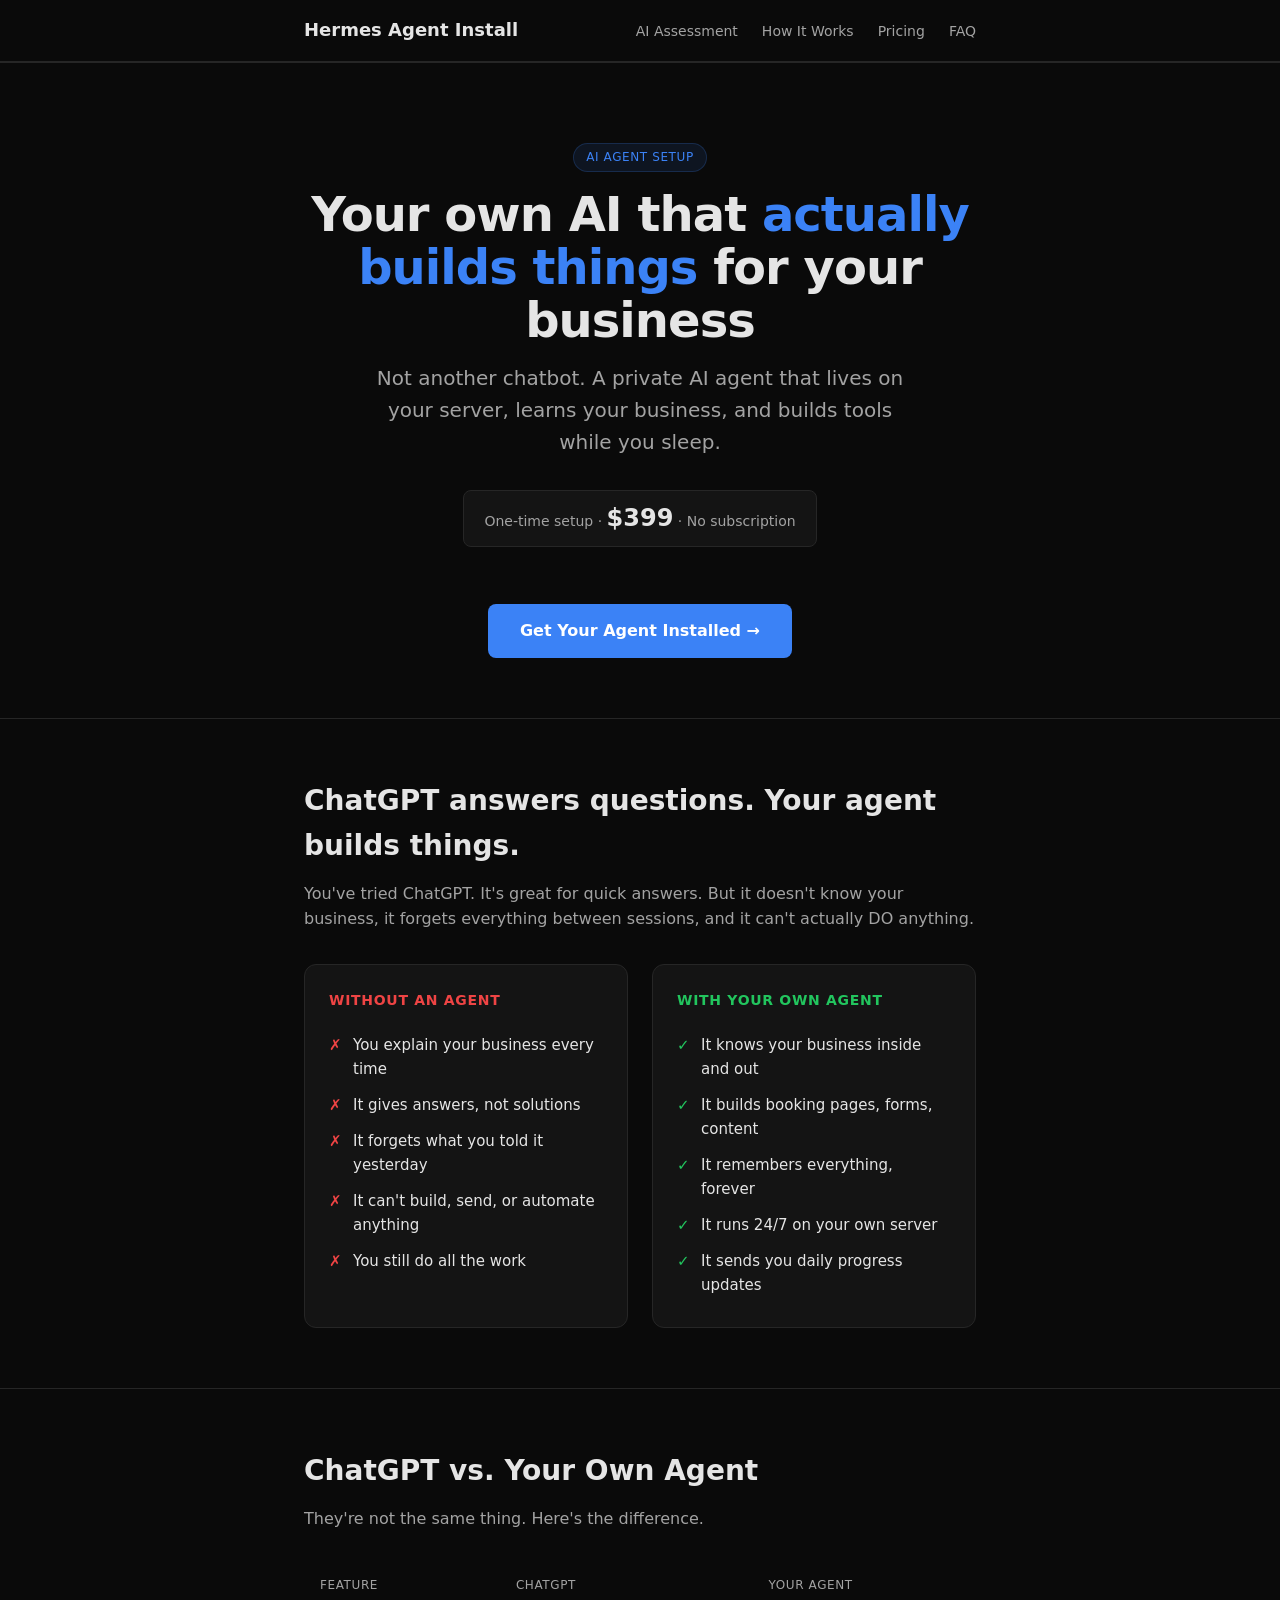
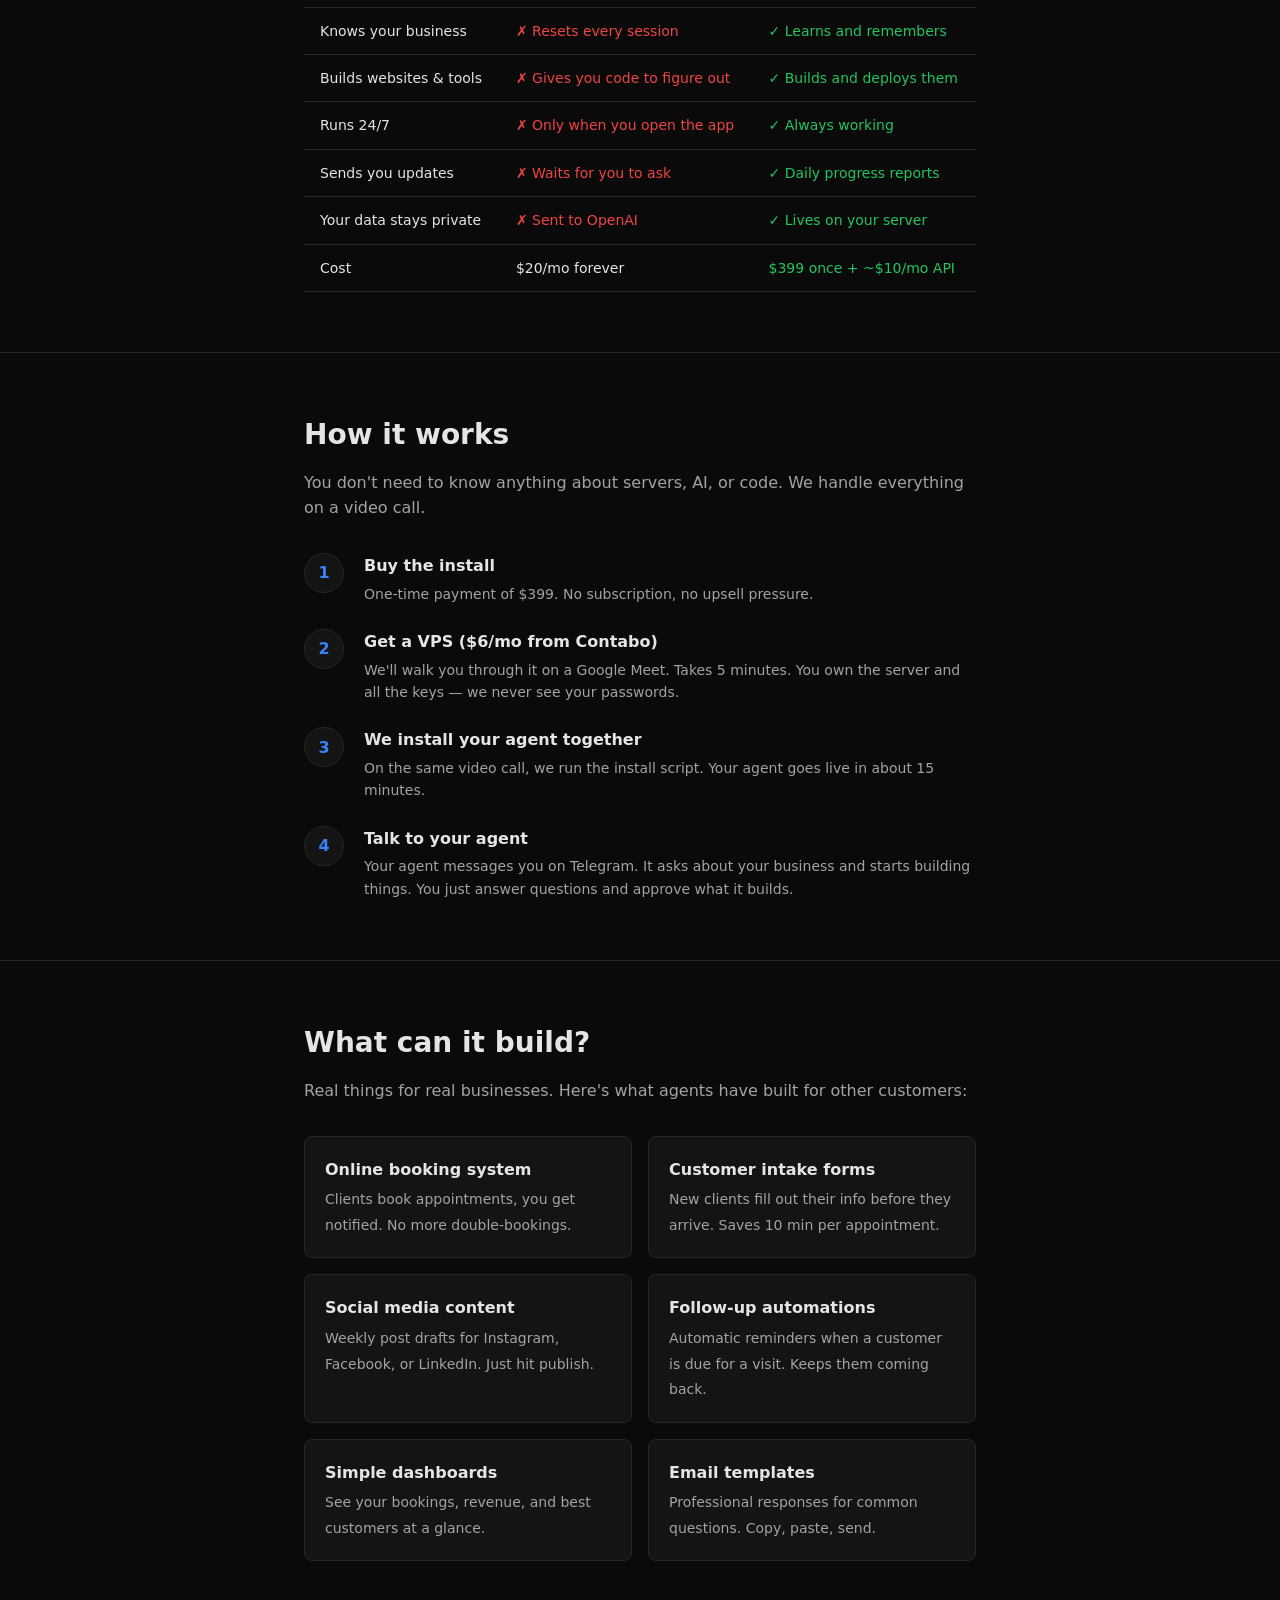
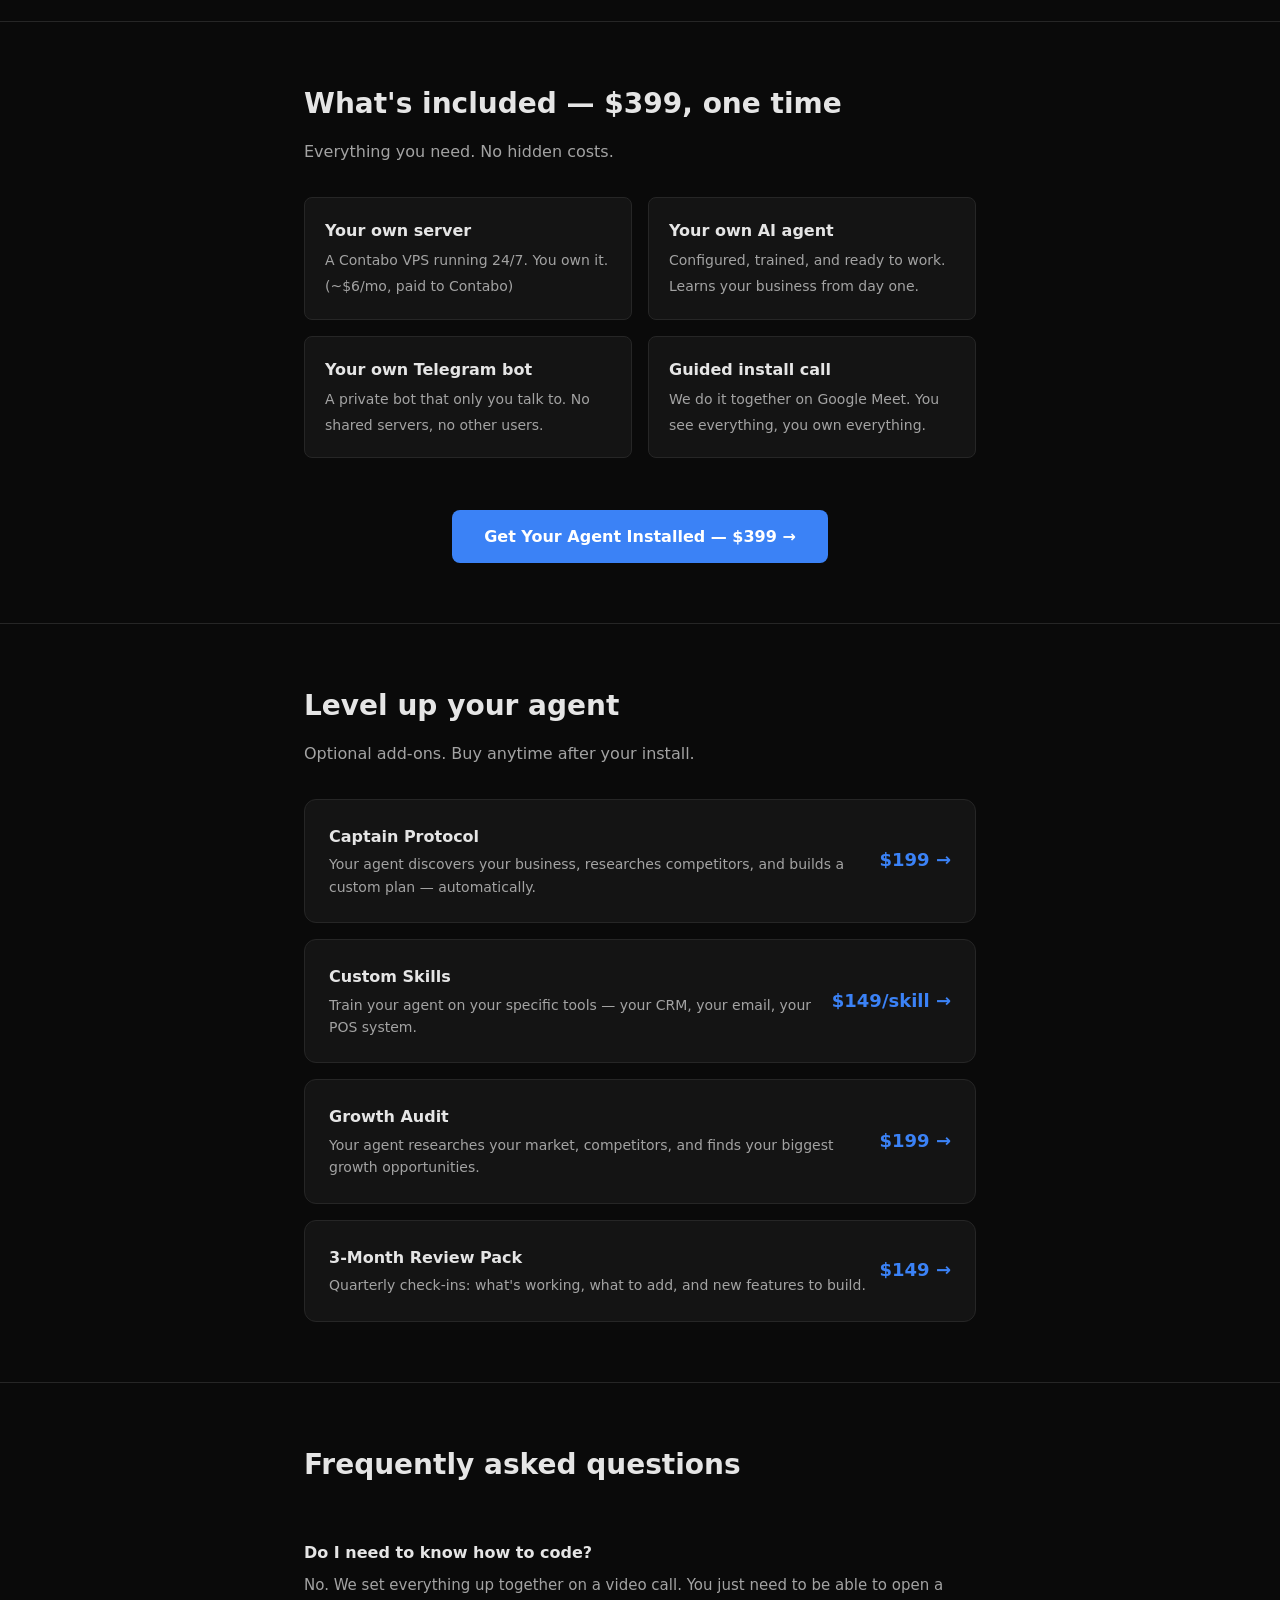
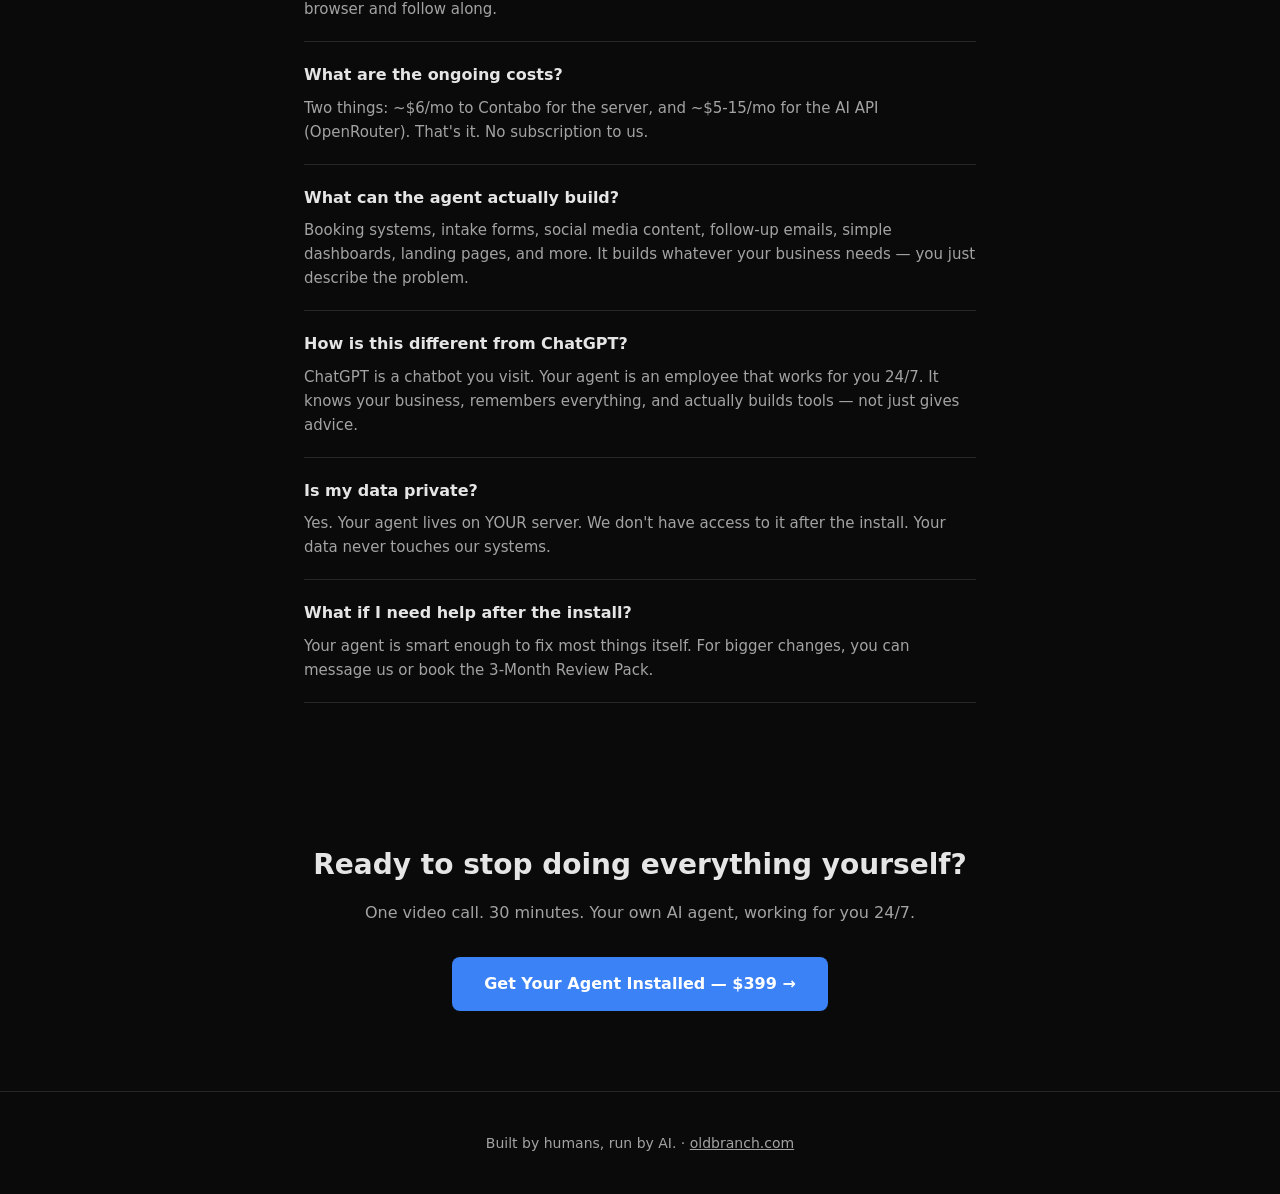
<file: landing/index.html>
<!DOCTYPE html>
<html lang="en">
<head>
  <meta charset="UTF-8">
  <meta name="viewport" content="width=device-width, initial-scale=1.0">
  <title>AI Agent Setup — Your Own AI That Actually Works For You</title>
  <link rel="stylesheet" href="assets/style.css">
  <style>
    .highlight { color: var(--accent); }
    .badge {
      display: inline-block;
      background: rgba(59,130,246,0.1);
      border: 1px solid rgba(59,130,246,0.2);
      border-radius: 20px;
      padding: 4px 12px;
      font-size: 12px;
      color: var(--accent);
      text-transform: uppercase;
      letter-spacing: 0.05em;
      margin-bottom: 16px;
    }
    .vs-table {
      width: 100%;
      margin-top: 24px;
      border-collapse: collapse;
    }
    .vs-table th, .vs-table td {
      padding: 12px 16px;
      text-align: left;
      border-bottom: 1px solid var(--border);
      font-size: 14px;
    }
    .vs-table th {
      color: var(--muted);
      font-weight: 500;
      font-size: 12px;
      text-transform: uppercase;
      letter-spacing: 0.05em;
    }
    .vs-table .check { color: var(--green); }
    .vs-table .x { color: var(--red); }
  </style>
</head>
<body>
  <nav>
    <div class="container">
      <a href="/" class="nav-brand">Hermes Agent Install</a>
      <ul class="nav-links">
        <li><a href="/assessment">AI Assessment</a></li>
        <li><a href="#how">How It Works</a></li>
        <li><a href="#pricing">Pricing</a></li>
        <li><a href="#faq">FAQ</a></li>
      </ul>
    </div>
  </nav>

  <section class="hero">
    <div class="container">
      <span class="badge">AI Agent Setup</span>
      <h1>Your own AI that <span class="highlight">actually builds things</span> for your business</h1>
      <p class="subtitle">Not another chatbot. A private AI agent that lives on your server, learns your business, and builds tools while you sleep.</p>
      <div class="price-tag">
        One-time setup &middot; <strong>$399</strong> &middot; No subscription
      </div>
      <br><br>
      <a href="https://buy.stripe.com/6oU3cv9wR0Mvfd89qz87K00" class="btn">Get Your Agent Installed →</a>
    </div>
  </section>

  <section id="problem">
    <div class="container">
      <h2>ChatGPT answers questions. Your agent builds things.</h2>
      <p class="section-sub">You've tried ChatGPT. It's great for quick answers. But it doesn't know your business, it forgets everything between sessions, and it can't actually DO anything.</p>
      <div class="problem-grid">
        <div class="problem-card before">
          <h3>Without an agent</h3>
          <ul>
            <li>You explain your business every time</li>
            <li>It gives answers, not solutions</li>
            <li>It forgets what you told it yesterday</li>
            <li>It can't build, send, or automate anything</li>
            <li>You still do all the work</li>
          </ul>
        </div>
        <div class="problem-card after">
          <h3>With your own agent</h3>
          <ul>
            <li>It knows your business inside and out</li>
            <li>It builds booking pages, forms, content</li>
            <li>It remembers everything, forever</li>
            <li>It runs 24/7 on your own server</li>
            <li>It sends you daily progress updates</li>
          </ul>
        </div>
      </div>
    </div>
  </section>

  <section id="compare">
    <div class="container">
      <h2>ChatGPT vs. Your Own Agent</h2>
      <p class="section-sub">They're not the same thing. Here's the difference.</p>
      <table class="vs-table">
        <thead>
          <tr>
            <th>Feature</th>
            <th>ChatGPT</th>
            <th>Your Agent</th>
          </tr>
        </thead>
        <tbody>
          <tr>
            <td>Knows your business</td>
            <td class="x">✗ Resets every session</td>
            <td class="check">✓ Learns and remembers</td>
          </tr>
          <tr>
            <td>Builds websites & tools</td>
            <td class="x">✗ Gives you code to figure out</td>
            <td class="check">✓ Builds and deploys them</td>
          </tr>
          <tr>
            <td>Runs 24/7</td>
            <td class="x">✗ Only when you open the app</td>
            <td class="check">✓ Always working</td>
          </tr>
          <tr>
            <td>Sends you updates</td>
            <td class="x">✗ Waits for you to ask</td>
            <td class="check">✓ Daily progress reports</td>
          </tr>
          <tr>
            <td>Your data stays private</td>
            <td class="x">✗ Sent to OpenAI</td>
            <td class="check">✓ Lives on your server</td>
          </tr>
          <tr>
            <td>Cost</td>
            <td>$20/mo forever</td>
            <td class="check">$399 once + ~$10/mo API</td>
          </tr>
        </tbody>
      </table>
    </div>
  </section>

  <section id="how">
    <div class="container">
      <h2>How it works</h2>
      <p class="section-sub">You don't need to know anything about servers, AI, or code. We handle everything on a video call.</p>
      <div class="steps">
        <div class="step">
          <div class="step-num">1</div>
          <div class="step-content">
            <h3>Buy the install</h3>
            <p>One-time payment of $399. No subscription, no upsell pressure.</p>
          </div>
        </div>
        <div class="step">
          <div class="step-num">2</div>
          <div class="step-content">
            <h3>Get a VPS ($6/mo from Contabo)</h3>
            <p>We'll walk you through it on a Google Meet. Takes 5 minutes. You own the server and all the keys — we never see your passwords.</p>
          </div>
        </div>
        <div class="step">
          <div class="step-num">3</div>
          <div class="step-content">
            <h3>We install your agent together</h3>
            <p>On the same video call, we run the install script. Your agent goes live in about 15 minutes.</p>
          </div>
        </div>
        <div class="step">
          <div class="step-num">4</div>
          <div class="step-content">
            <h3>Talk to your agent</h3>
            <p>Your agent messages you on Telegram. It asks about your business and starts building things. You just answer questions and approve what it builds.</p>
          </div>
        </div>
      </div>
    </div>
  </section>

  <section id="what">
    <div class="container">
      <h2>What can it build?</h2>
      <p class="section-sub">Real things for real businesses. Here's what agents have built for other customers:</p>
      <div class="included-grid">
        <div class="included-item">
          <strong>Online booking system</strong>
          <span>Clients book appointments, you get notified. No more double-bookings.</span>
        </div>
        <div class="included-item">
          <strong>Customer intake forms</strong>
          <span>New clients fill out their info before they arrive. Saves 10 min per appointment.</span>
        </div>
        <div class="included-item">
          <strong>Social media content</strong>
          <span>Weekly post drafts for Instagram, Facebook, or LinkedIn. Just hit publish.</span>
        </div>
        <div class="included-item">
          <strong>Follow-up automations</strong>
          <span>Automatic reminders when a customer is due for a visit. Keeps them coming back.</span>
        </div>
        <div class="included-item">
          <strong>Simple dashboards</strong>
          <span>See your bookings, revenue, and best customers at a glance.</span>
        </div>
        <div class="included-item">
          <strong>Email templates</strong>
          <span>Professional responses for common questions. Copy, paste, send.</span>
        </div>
      </div>
    </div>
  </section>

  <section id="pricing">
    <div class="container">
      <h2>What's included — $399, one time</h2>
      <p class="section-sub">Everything you need. No hidden costs.</p>
      <div class="included-grid">
        <div class="included-item">
          <strong>Your own server</strong>
          <span>A Contabo VPS running 24/7. You own it. (~$6/mo, paid to Contabo)</span>
        </div>
        <div class="included-item">
          <strong>Your own AI agent</strong>
          <span>Configured, trained, and ready to work. Learns your business from day one.</span>
        </div>
        <div class="included-item">
          <strong>Your own Telegram bot</strong>
          <span>A private bot that only you talk to. No shared servers, no other users.</span>
        </div>
        <div class="included-item">
          <strong>Guided install call</strong>
          <span>We do it together on Google Meet. You see everything, you own everything.</span>
        </div>
      </div>
      <br><br>
      <div style="text-align: center;">
        <a href="https://buy.stripe.com/6oU3cv9wR0Mvfd89qz87K00" class="btn">Get Your Agent Installed — $399 →</a>
      </div>
    </div>
  </section>

  <section id="upsells">
    <div class="container">
      <h2>Level up your agent</h2>
      <p class="section-sub">Optional add-ons. Buy anytime after your install.</p>
      <div class="upsells-grid">
        <a href="captain.html" class="upsell-card">
          <div class="upsell-info">
            <h3>Captain Protocol</h3>
            <p>Your agent discovers your business, researches competitors, and builds a custom plan — automatically.</p>
          </div>
          <div class="upsell-price">$199 →</div>
        </a>
        <a href="skills.html" class="upsell-card">
          <div class="upsell-info">
            <h3>Custom Skills</h3>
            <p>Train your agent on your specific tools — your CRM, your email, your POS system.</p>
          </div>
          <div class="upsell-price">$149/skill →</div>
        </a>
        <a href="audit.html" class="upsell-card">
          <div class="upsell-info">
            <h3>Growth Audit</h3>
            <p>Your agent researches your market, competitors, and finds your biggest growth opportunities.</p>
          </div>
          <div class="upsell-price">$199 →</div>
        </a>
        <a href="review.html" class="upsell-card">
          <div class="upsell-info">
            <h3>3-Month Review Pack</h3>
            <p>Quarterly check-ins: what's working, what to add, and new features to build.</p>
          </div>
          <div class="upsell-price">$149 →</div>
        </a>
      </div>
    </div>
  </section>

  <section id="faq">
    <div class="container">
      <h2>Frequently asked questions</h2>
      <div class="faq-list">
        <div class="faq-item">
          <h3>Do I need to know how to code?</h3>
          <p>No. We set everything up together on a video call. You just need to be able to open a browser and follow along.</p>
        </div>
        <div class="faq-item">
          <h3>What are the ongoing costs?</h3>
          <p>Two things: ~$6/mo to Contabo for the server, and ~$5-15/mo for the AI API (OpenRouter). That's it. No subscription to us.</p>
        </div>
        <div class="faq-item">
          <h3>What can the agent actually build?</h3>
          <p>Booking systems, intake forms, social media content, follow-up emails, simple dashboards, landing pages, and more. It builds whatever your business needs — you just describe the problem.</p>
        </div>
        <div class="faq-item">
          <h3>How is this different from ChatGPT?</h3>
          <p>ChatGPT is a chatbot you visit. Your agent is an employee that works for you 24/7. It knows your business, remembers everything, and actually builds tools — not just gives advice.</p>
        </div>
        <div class="faq-item">
          <h3>Is my data private?</h3>
          <p>Yes. Your agent lives on YOUR server. We don't have access to it after the install. Your data never touches our systems.</p>
        </div>
        <div class="faq-item">
          <h3>What if I need help after the install?</h3>
          <p>Your agent is smart enough to fix most things itself. For bigger changes, you can message us or book the 3-Month Review Pack.</p>
        </div>
      </div>
    </div>
  </section>

  <section style="border: none; text-align: center; padding: 80px 0;">
    <div class="container">
      <h2>Ready to stop doing everything yourself?</h2>
      <p class="section-sub">One video call. 30 minutes. Your own AI agent, working for you 24/7.</p>
      <a href="https://buy.stripe.com/6oU3cv9wR0Mvfd89qz87K00" class="btn">Get Your Agent Installed — $399 →</a>
    </div>
  </section>

  <footer>
    <div class="container">
      <p>Built by humans, run by AI. &middot; <a href="https://oldbranch.com" style="color: var(--muted);">oldbranch.com</a></p>
    </div>
  </footer>
</body>
</html>
</file>
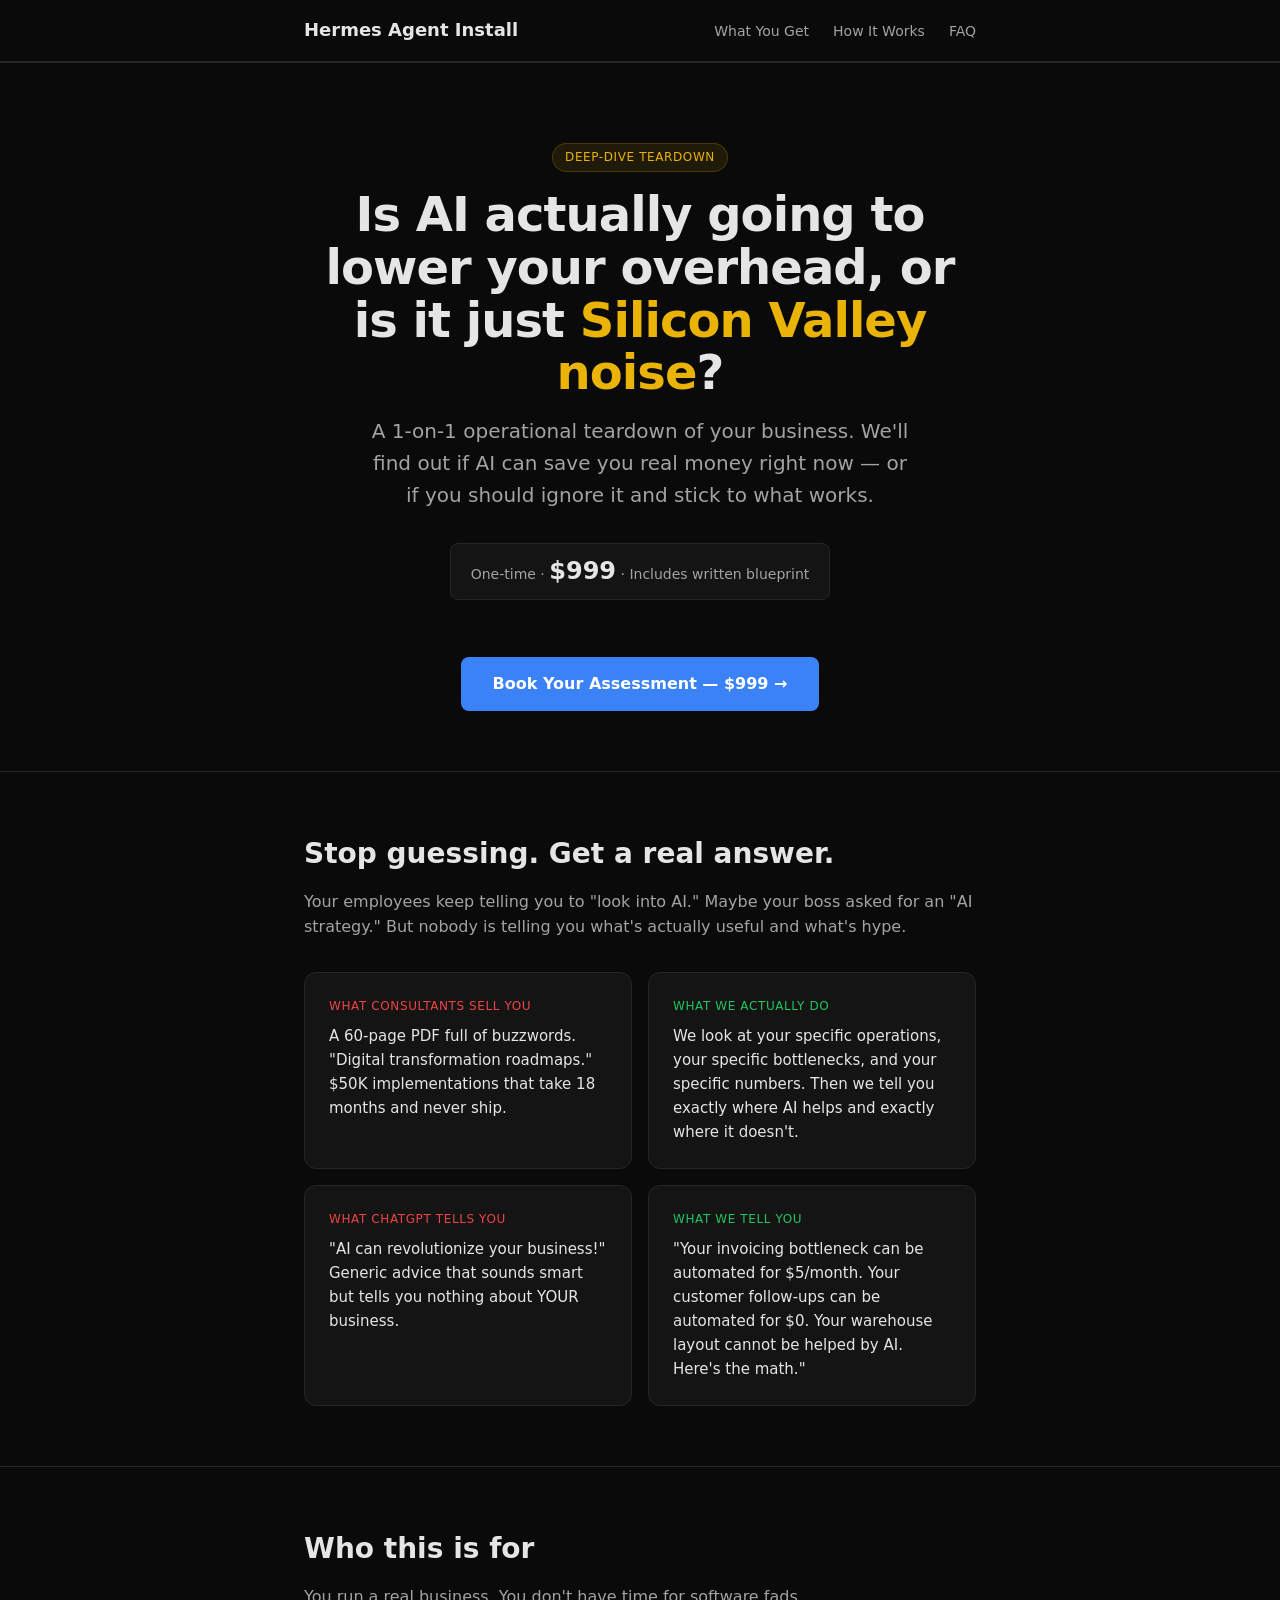
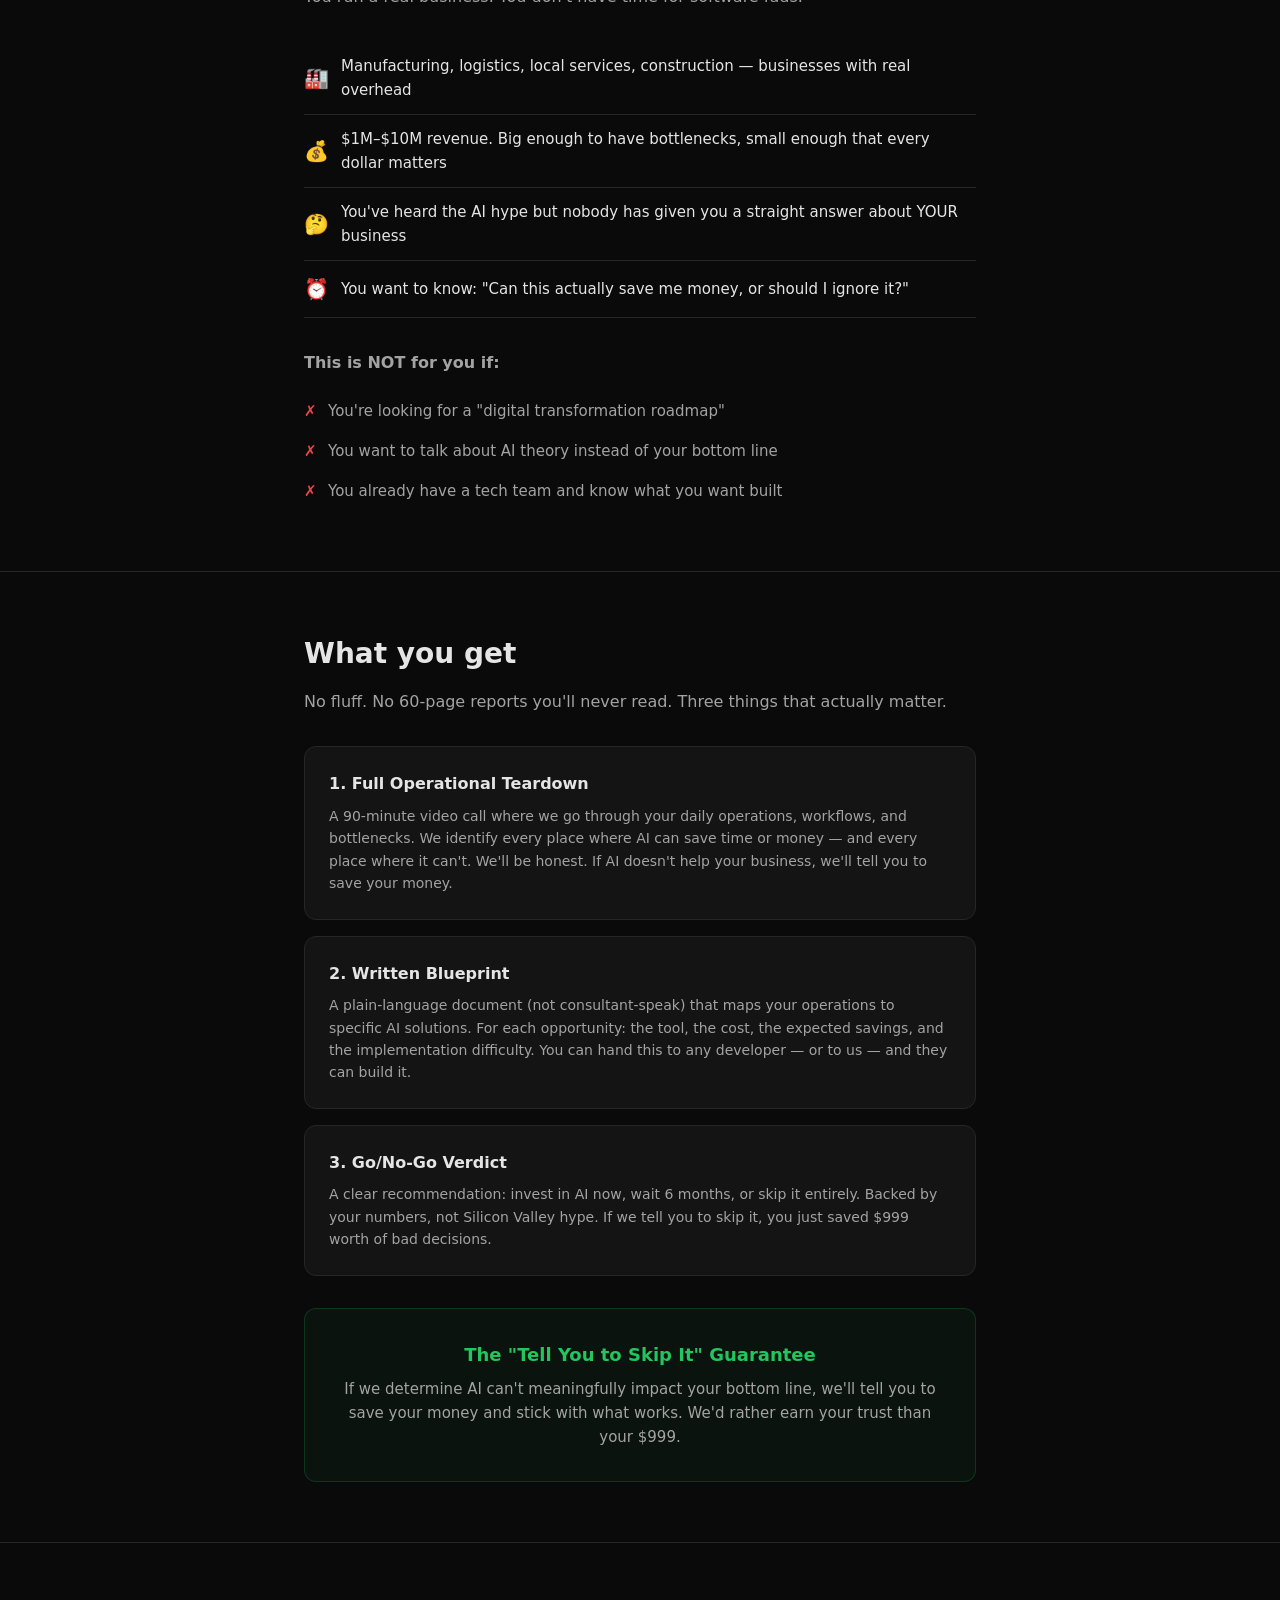
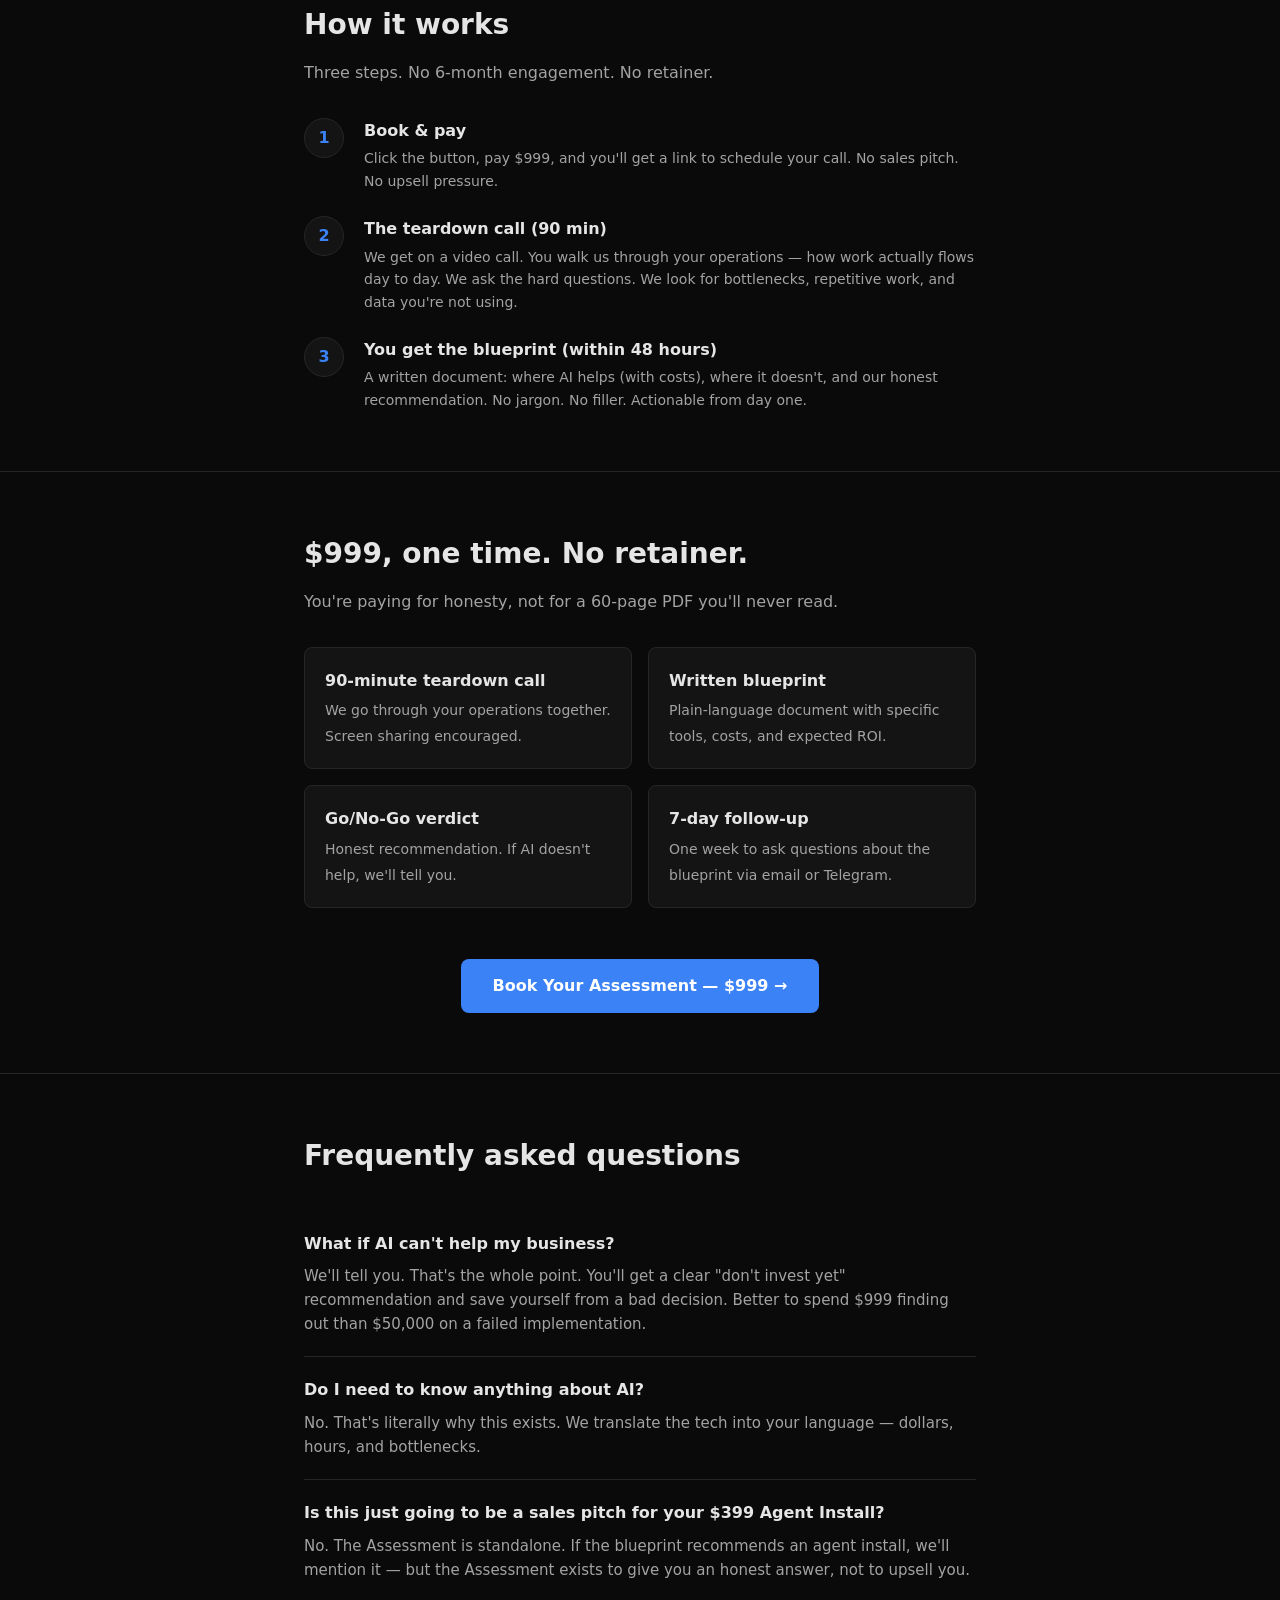
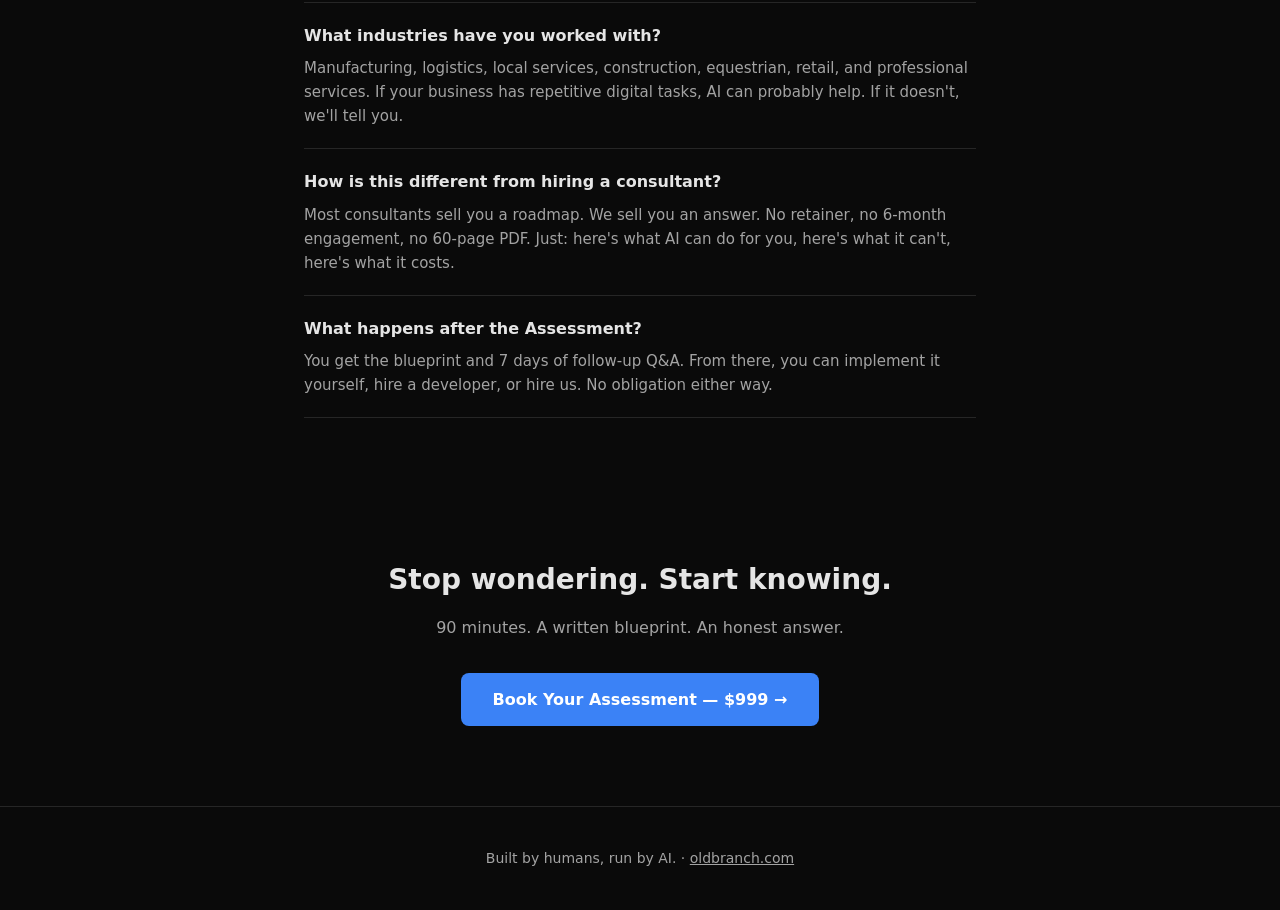
<file: landing/assessment.html>
<!DOCTYPE html>
<html lang="en">
<head>
  <meta charset="UTF-8">
  <meta name="viewport" content="width=device-width, initial-scale=1.0">
  <title>AI Assessment — Find Out If AI Can Actually Save You Money</title>
  <link rel="stylesheet" href="assets/style.css">
  <style>
    .highlight { color: var(--yellow); }
    .badge {
      display: inline-block;
      background: rgba(234,179,8,0.1);
      border: 1px solid rgba(234,179,8,0.2);
      border-radius: 20px;
      padding: 4px 12px;
      font-size: 12px;
      color: var(--yellow);
      text-transform: uppercase;
      letter-spacing: 0.05em;
      margin-bottom: 16px;
    }
    .myth-grid {
      display: grid;
      grid-template-columns: 1fr 1fr;
      gap: 16px;
      margin-top: 32px;
    }
    .myth-card {
      background: var(--surface);
      border: 1px solid var(--border);
      border-radius: 12px;
      padding: 24px;
    }
    .myth-card .myth-label {
      font-size: 12px;
      text-transform: uppercase;
      letter-spacing: 0.05em;
      margin-bottom: 8px;
    }
    .myth-card .myth-label.red { color: var(--red); }
    .myth-card .myth-label.green { color: var(--green); }
    .myth-card p { font-size: 15px; }
    .deliverable {
      background: var(--surface);
      border: 1px solid var(--border);
      border-radius: 12px;
      padding: 24px;
      margin-bottom: 16px;
    }
    .deliverable h3 {
      font-size: 16px;
      font-weight: 600;
      margin-bottom: 8px;
    }
    .deliverable p {
      font-size: 14px;
      color: var(--muted);
    }
    .who-list {
      list-style: none;
      margin-top: 24px;
    }
    .who-list li {
      padding: 12px 0;
      border-bottom: 1px solid var(--border);
      font-size: 15px;
      display: flex;
      align-items: center;
      gap: 12px;
    }
    .who-list li .icon { font-size: 20px; }
    .guarantee-box {
      background: rgba(34,197,94,0.05);
      border: 1px solid rgba(34,197,94,0.2);
      border-radius: 12px;
      padding: 32px;
      text-align: center;
      margin-top: 32px;
    }
    .guarantee-box h3 {
      color: var(--green);
      font-size: 18px;
      margin-bottom: 8px;
    }
    .guarantee-box p {
      color: var(--muted);
      font-size: 15px;
    }
    .not-for-list {
      list-style: none;
      margin-top: 16px;
    }
    .not-for-list li {
      padding: 8px 0;
      font-size: 15px;
      color: var(--muted);
      padding-left: 24px;
      position: relative;
    }
    .not-for-list li::before {
      content: "✗";
      position: absolute;
      left: 0;
      color: var(--red);
    }
    @media (max-width: 640px) {
      .myth-grid { grid-template-columns: 1fr; }
    }
  </style>
</head>
<body>
  <nav>
    <div class="container">
      <a href="/" class="nav-brand">Hermes Agent Install</a>
      <ul class="nav-links">
        <li><a href="#what">What You Get</a></li>
        <li><a href="#how">How It Works</a></li>
        <li><a href="#faq">FAQ</a></li>
      </ul>
    </div>
  </nav>

  <section class="hero">
    <div class="container">
      <span class="badge">Deep-Dive Teardown</span>
      <h1>Is AI actually going to lower your overhead, or is it just <span class="highlight">Silicon Valley noise</span>?</h1>
      <p class="subtitle">A 1-on-1 operational teardown of your business. We'll find out if AI can save you real money right now — or if you should ignore it and stick to what works.</p>
      <div class="price-tag">
        One-time &middot; <strong>$999</strong> &middot; Includes written blueprint
      </div>
      <br><br>
      <a href="https://buy.stripe.com/7sY9ATaAV1Qz9SO8mv87K01" class="btn">Book Your Assessment — $999 →</a>
    </div>
  </section>

  <section id="problem">
    <div class="container">
      <h2>Stop guessing. Get a real answer.</h2>
      <p class="section-sub">Your employees keep telling you to "look into AI." Maybe your boss asked for an "AI strategy." But nobody is telling you what's actually useful and what's hype.</p>
      <div class="myth-grid">
        <div class="myth-card">
          <div class="myth-label red">What consultants sell you</div>
          <p>A 60-page PDF full of buzzwords. "Digital transformation roadmaps." $50K implementations that take 18 months and never ship.</p>
        </div>
        <div class="myth-card">
          <div class="myth-label green">What we actually do</div>
          <p>We look at your specific operations, your specific bottlenecks, and your specific numbers. Then we tell you exactly where AI helps and exactly where it doesn't.</p>
        </div>
        <div class="myth-card">
          <div class="myth-label red">What ChatGPT tells you</div>
          <p>"AI can revolutionize your business!" Generic advice that sounds smart but tells you nothing about YOUR business.</p>
        </div>
        <div class="myth-card">
          <div class="myth-label green">What we tell you</div>
          <p>"Your invoicing bottleneck can be automated for $5/month. Your customer follow-ups can be automated for $0. Your warehouse layout cannot be helped by AI. Here's the math."</p>
        </div>
      </div>
    </div>
  </section>

  <section id="who">
    <div class="container">
      <h2>Who this is for</h2>
      <p class="section-sub">You run a real business. You don't have time for software fads.</p>
      <ul class="who-list">
        <li><span class="icon">🏭</span> <span>Manufacturing, logistics, local services, construction — businesses with real overhead</span></li>
        <li><span class="icon">💰</span> <span>$1M–$10M revenue. Big enough to have bottlenecks, small enough that every dollar matters</span></li>
        <li><span class="icon">🤔</span> <span>You've heard the AI hype but nobody has given you a straight answer about YOUR business</span></li>
        <li><span class="icon">⏰</span> <span>You want to know: "Can this actually save me money, or should I ignore it?"</span></li>
      </ul>
      <h3 style="margin-top: 32px; font-size: 16px; color: var(--muted);">This is NOT for you if:</h3>
      <ul class="not-for-list">
        <li>You're looking for a "digital transformation roadmap"</li>
        <li>You want to talk about AI theory instead of your bottom line</li>
        <li>You already have a tech team and know what you want built</li>
      </ul>
    </div>
  </section>

  <section id="what">
    <div class="container">
      <h2>What you get</h2>
      <p class="section-sub">No fluff. No 60-page reports you'll never read. Three things that actually matter.</p>
      <div class="deliverable">
        <h3>1. Full Operational Teardown</h3>
        <p>A 90-minute video call where we go through your daily operations, workflows, and bottlenecks. We identify every place where AI can save time or money — and every place where it can't. We'll be honest. If AI doesn't help your business, we'll tell you to save your money.</p>
      </div>
      <div class="deliverable">
        <h3>2. Written Blueprint</h3>
        <p>A plain-language document (not consultant-speak) that maps your operations to specific AI solutions. For each opportunity: the tool, the cost, the expected savings, and the implementation difficulty. You can hand this to any developer — or to us — and they can build it.</p>
      </div>
      <div class="deliverable">
        <h3>3. Go/No-Go Verdict</h3>
        <p>A clear recommendation: invest in AI now, wait 6 months, or skip it entirely. Backed by your numbers, not Silicon Valley hype. If we tell you to skip it, you just saved $999 worth of bad decisions.</p>
      </div>
      <div class="guarantee-box">
        <h3>The "Tell You to Skip It" Guarantee</h3>
        <p>If we determine AI can't meaningfully impact your bottom line, we'll tell you to save your money and stick with what works. We'd rather earn your trust than your $999.</p>
      </div>
    </div>
  </section>

  <section id="how">
    <div class="container">
      <h2>How it works</h2>
      <p class="section-sub">Three steps. No 6-month engagement. No retainer.</p>
      <div class="steps">
        <div class="step">
          <div class="step-num">1</div>
          <div class="step-content">
            <h3>Book & pay</h3>
            <p>Click the button, pay $999, and you'll get a link to schedule your call. No sales pitch. No upsell pressure.</p>
          </div>
        </div>
        <div class="step">
          <div class="step-num">2</div>
          <div class="step-content">
            <h3>The teardown call (90 min)</h3>
            <p>We get on a video call. You walk us through your operations — how work actually flows day to day. We ask the hard questions. We look for bottlenecks, repetitive work, and data you're not using.</p>
          </div>
        </div>
        <div class="step">
          <div class="step-num">3</div>
          <div class="step-content">
            <h3>You get the blueprint (within 48 hours)</h3>
            <p>A written document: where AI helps (with costs), where it doesn't, and our honest recommendation. No jargon. No filler. Actionable from day one.</p>
          </div>
        </div>
      </div>
    </div>
  </section>

  <section id="pricing">
    <div class="container">
      <h2>$999, one time. No retainer.</h2>
      <p class="section-sub">You're paying for honesty, not for a 60-page PDF you'll never read.</p>
      <div class="included-grid">
        <div class="included-item">
          <strong>90-minute teardown call</strong>
          <span>We go through your operations together. Screen sharing encouraged.</span>
        </div>
        <div class="included-item">
          <strong>Written blueprint</strong>
          <span>Plain-language document with specific tools, costs, and expected ROI.</span>
        </div>
        <div class="included-item">
          <strong>Go/No-Go verdict</strong>
          <span>Honest recommendation. If AI doesn't help, we'll tell you.</span>
        </div>
        <div class="included-item">
          <strong>7-day follow-up</strong>
          <span>One week to ask questions about the blueprint via email or Telegram.</span>
        </div>
      </div>
      <br><br>
      <div style="text-align: center;">
        <a href="https://buy.stripe.com/7sY9ATaAV1Qz9SO8mv87K01" class="btn">Book Your Assessment — $999 →</a>
      </div>
    </div>
  </section>

  <section id="faq">
    <div class="container">
      <h2>Frequently asked questions</h2>
      <div class="faq-list">
        <div class="faq-item">
          <h3>What if AI can't help my business?</h3>
          <p>We'll tell you. That's the whole point. You'll get a clear "don't invest yet" recommendation and save yourself from a bad decision. Better to spend $999 finding out than $50,000 on a failed implementation.</p>
        </div>
        <div class="faq-item">
          <h3>Do I need to know anything about AI?</h3>
          <p>No. That's literally why this exists. We translate the tech into your language — dollars, hours, and bottlenecks.</p>
        </div>
        <div class="faq-item">
          <h3>Is this just going to be a sales pitch for your $399 Agent Install?</h3>
          <p>No. The Assessment is standalone. If the blueprint recommends an agent install, we'll mention it — but the Assessment exists to give you an honest answer, not to upsell you.</p>
        </div>
        <div class="faq-item">
          <h3>What industries have you worked with?</h3>
          <p>Manufacturing, logistics, local services, construction, equestrian, retail, and professional services. If your business has repetitive digital tasks, AI can probably help. If it doesn't, we'll tell you.</p>
        </div>
        <div class="faq-item">
          <h3>How is this different from hiring a consultant?</h3>
          <p>Most consultants sell you a roadmap. We sell you an answer. No retainer, no 6-month engagement, no 60-page PDF. Just: here's what AI can do for you, here's what it can't, here's what it costs.</p>
        </div>
        <div class="faq-item">
          <h3>What happens after the Assessment?</h3>
          <p>You get the blueprint and 7 days of follow-up Q&A. From there, you can implement it yourself, hire a developer, or hire us. No obligation either way.</p>
        </div>
      </div>
    </div>
  </section>

  <section style="border: none; text-align: center; padding: 80px 0;">
    <div class="container">
      <h2>Stop wondering. Start knowing.</h2>
      <p class="section-sub">90 minutes. A written blueprint. An honest answer.</p>
      <a href="https://buy.stripe.com/7sY9ATaAV1Qz9SO8mv87K01" class="btn">Book Your Assessment — $999 →</a>
    </div>
  </section>

  <footer>
    <div class="container">
      <p>Built by humans, run by AI. &middot; <a href="https://oldbranch.com" style="color: var(--muted);">oldbranch.com</a></p>
    </div>
  </footer>
</body>
</html>
</file>
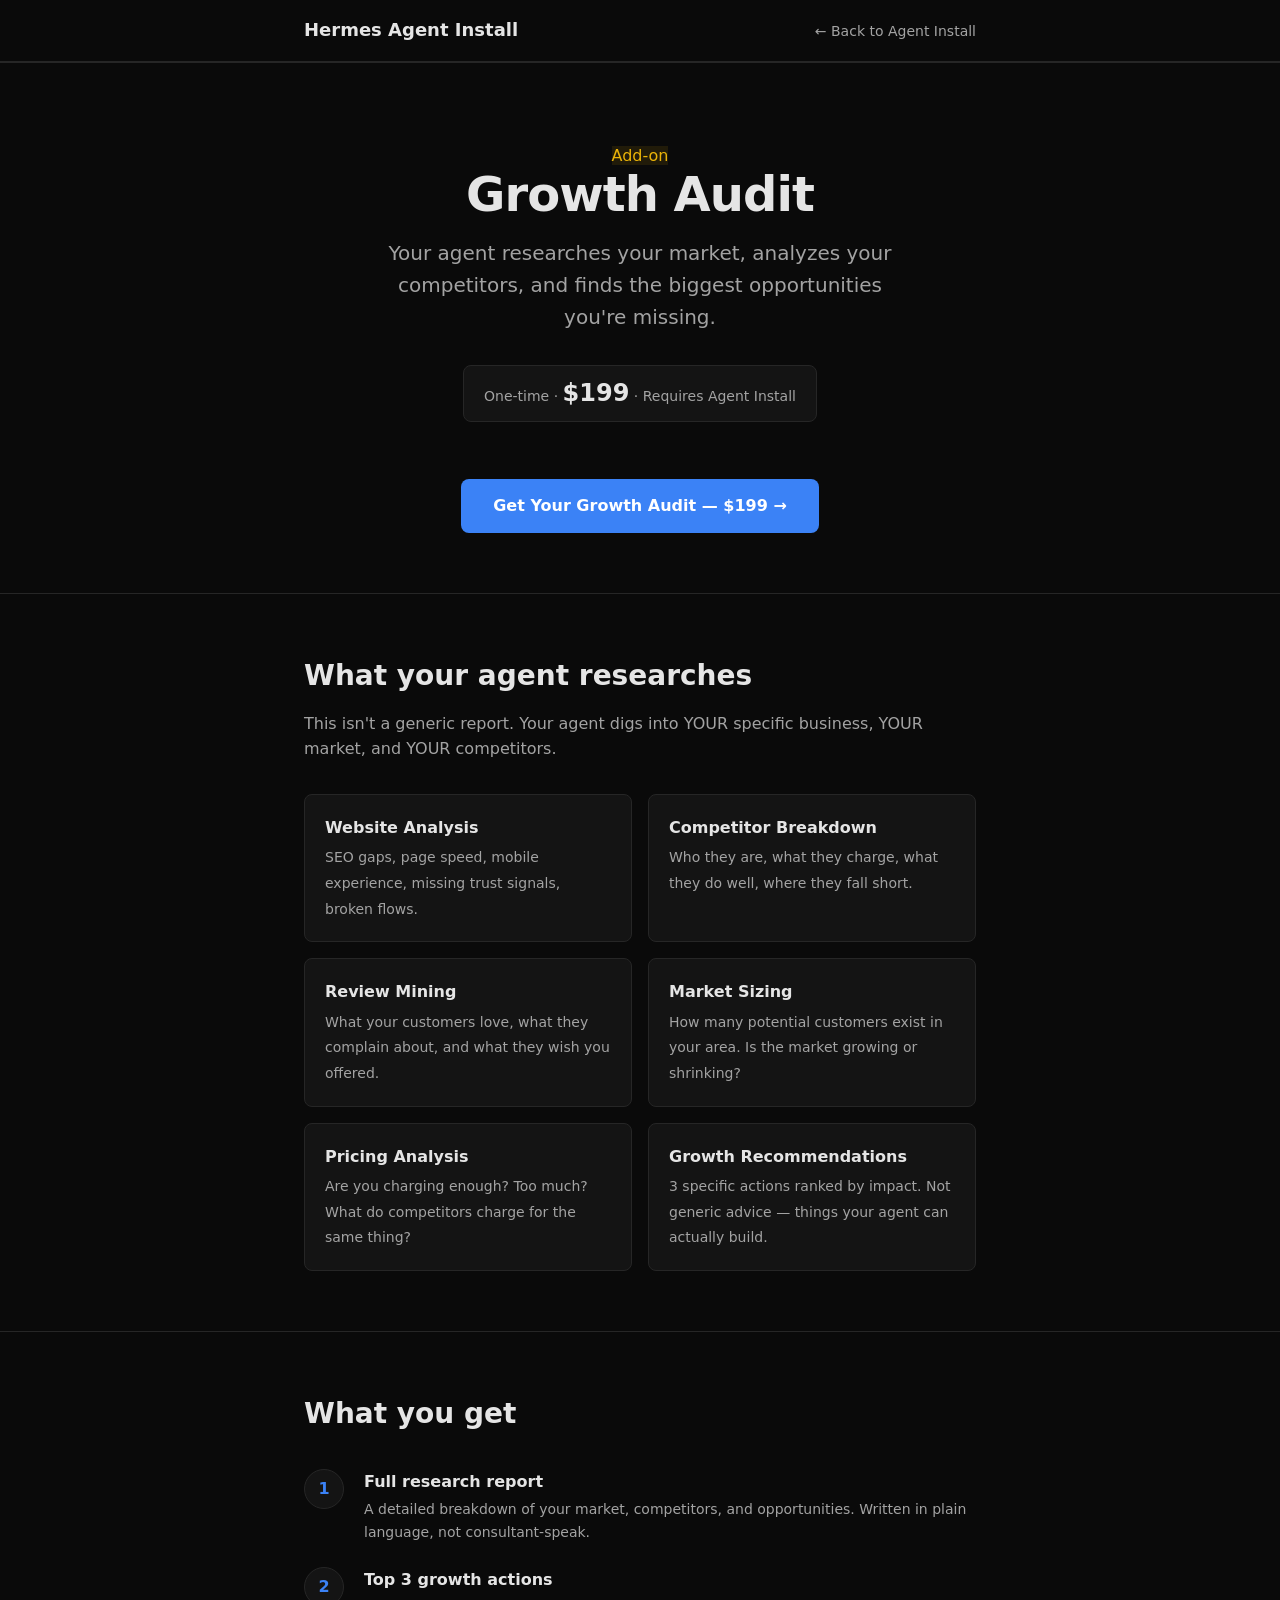
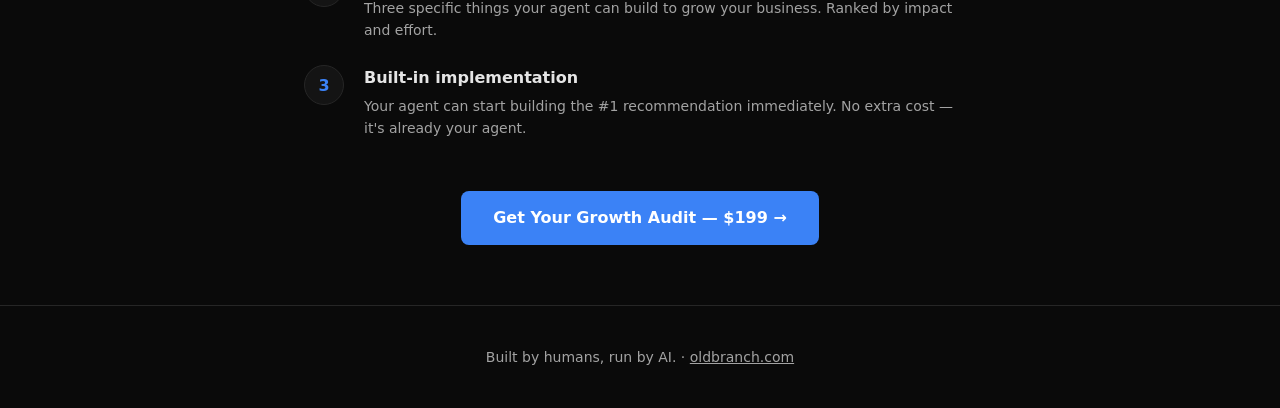
<file: landing/audit.html>
<!DOCTYPE html>
<html lang="en">
<head>
  <meta charset="UTF-8">
  <meta name="viewport" content="width=device-width, initial-scale=1.0">
  <title>Growth Audit — Your Agent Finds Your Biggest Opportunities</title>
  <link rel="stylesheet" href="assets/style.css">
</head>
<body>
  <nav>
    <div class="container">
      <a href="/" class="nav-brand">Hermes Agent Install</a>
      <ul class="nav-links">
        <li><a href="/">← Back to Agent Install</a></li>
      </ul>
    </div>
  </nav>

  <section class="hero">
    <div class="container">
      <span class="badge" style="background: rgba(234,179,8,0.1); border-color: rgba(234,179,8,0.2); color: var(--yellow);">Add-on</span>
      <h1>Growth Audit</h1>
      <p class="subtitle">Your agent researches your market, analyzes your competitors, and finds the biggest opportunities you're missing.</p>
      <div class="price-tag">One-time &middot; <strong>$199</strong> &middot; Requires Agent Install</div>
      <br><br>
      <a href="#" class="btn">Get Your Growth Audit — $199 →</a>
    </div>
  </section>

  <section>
    <div class="container">
      <h2>What your agent researches</h2>
      <p class="section-sub">This isn't a generic report. Your agent digs into YOUR specific business, YOUR market, and YOUR competitors.</p>
      <div class="included-grid">
        <div class="included-item">
          <strong>Website Analysis</strong>
          <span>SEO gaps, page speed, mobile experience, missing trust signals, broken flows.</span>
        </div>
        <div class="included-item">
          <strong>Competitor Breakdown</strong>
          <span>Who they are, what they charge, what they do well, where they fall short.</span>
        </div>
        <div class="included-item">
          <strong>Review Mining</strong>
          <span>What your customers love, what they complain about, and what they wish you offered.</span>
        </div>
        <div class="included-item">
          <strong>Market Sizing</strong>
          <span>How many potential customers exist in your area. Is the market growing or shrinking?</span>
        </div>
        <div class="included-item">
          <strong>Pricing Analysis</strong>
          <span>Are you charging enough? Too much? What do competitors charge for the same thing?</span>
        </div>
        <div class="included-item">
          <strong>Growth Recommendations</strong>
          <span>3 specific actions ranked by impact. Not generic advice — things your agent can actually build.</span>
        </div>
      </div>
    </div>
  </section>

  <section>
    <div class="container">
      <h2>What you get</h2>
      <div class="steps">
        <div class="step">
          <div class="step-num">1</div>
          <div class="step-content">
            <h3>Full research report</h3>
            <p>A detailed breakdown of your market, competitors, and opportunities. Written in plain language, not consultant-speak.</p>
          </div>
        </div>
        <div class="step">
          <div class="step-num">2</div>
          <div class="step-content">
            <h3>Top 3 growth actions</h3>
            <p>Three specific things your agent can build to grow your business. Ranked by impact and effort.</p>
          </div>
        </div>
        <div class="step">
          <div class="step-num">3</div>
          <div class="step-content">
            <h3>Built-in implementation</h3>
            <p>Your agent can start building the #1 recommendation immediately. No extra cost — it's already your agent.</p>
          </div>
        </div>
      </div>
      <br><br>
      <div style="text-align: center;">
        <a href="#" class="btn">Get Your Growth Audit — $199 →</a>
      </div>
    </div>
  </section>

  <footer>
    <div class="container">
      <p>Built by humans, run by AI. &middot; <a href="https://oldbranch.com" style="color: var(--muted);">oldbranch.com</a></p>
    </div>
  </footer>
</body>
</html>
</file>
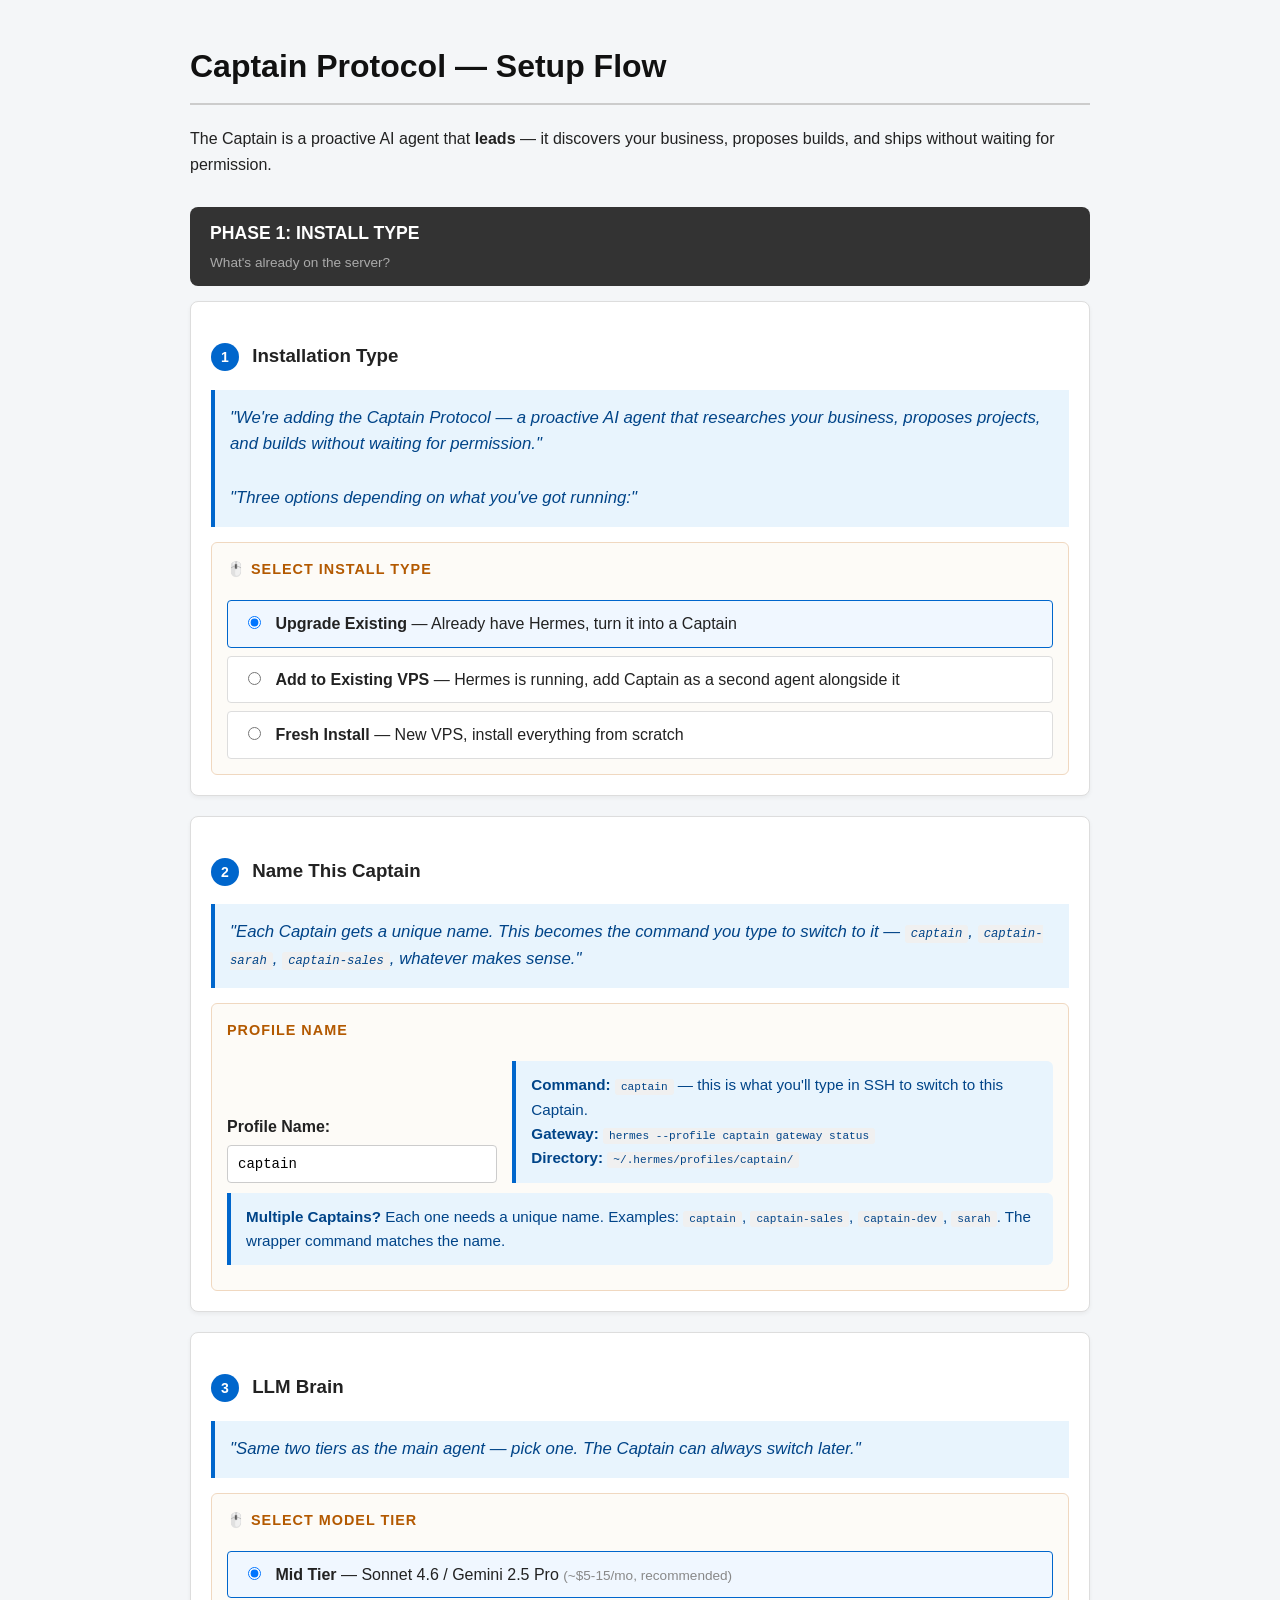
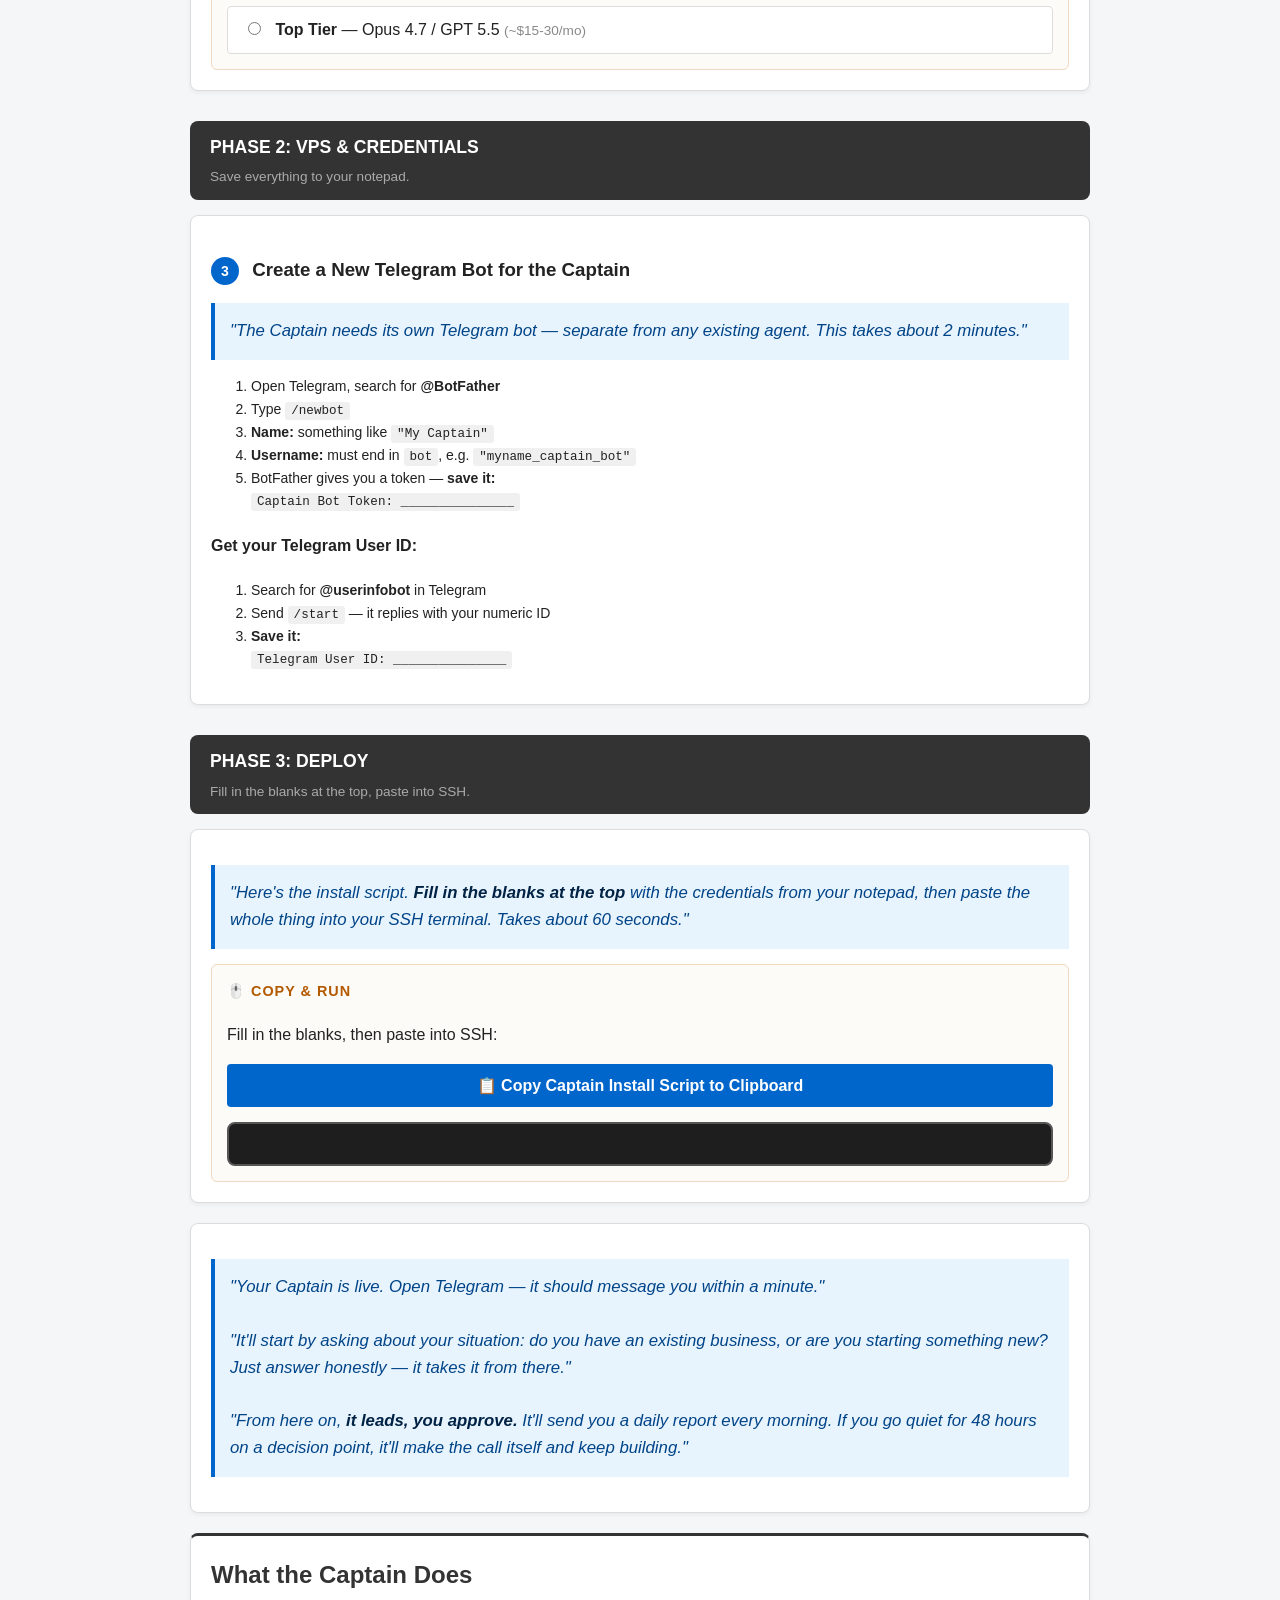
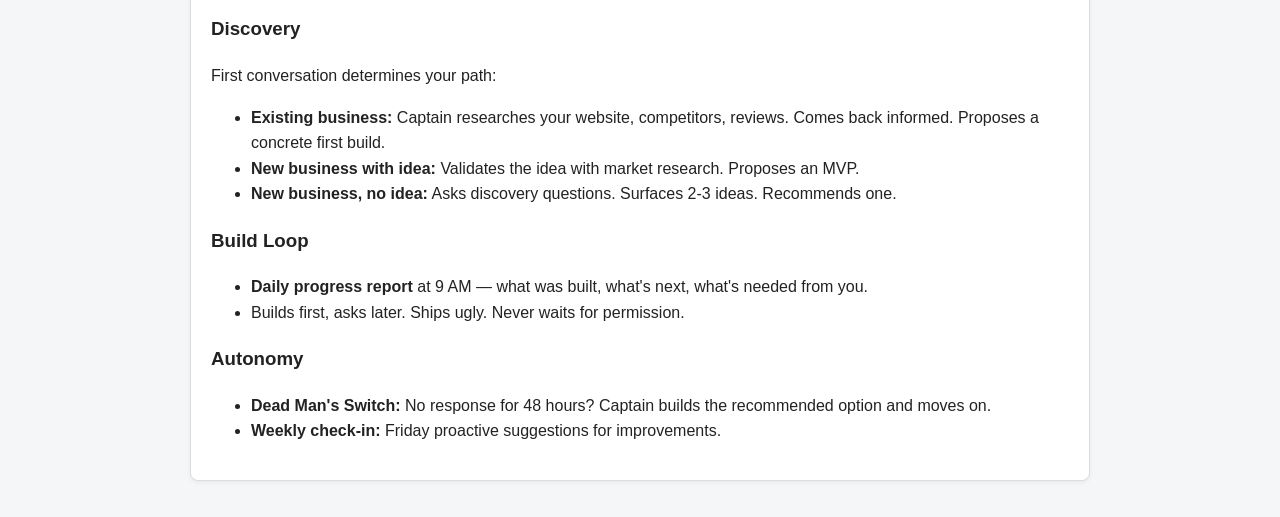
<file: landing/captain-setup.html>
<!DOCTYPE html>
<html lang="en">
<head>
    <meta charset="UTF-8">
    <meta name="viewport" content="width=device-width, initial-scale=1.0">
    <title>Captain Protocol — Setup Script</title>
    <style>
        body { font-family: -apple-system, BlinkMacSystemFont, "Segoe UI", Roboto, Helvetica, Arial, sans-serif; max-width: 900px; margin: 0 auto; padding: 20px; line-height: 1.6; color: #222; background: #f4f6f8; }
        h1 { border-bottom: 2px solid #ccc; padding-bottom: 10px; color: #111; }
        h2 { color: #333; margin-top: 40px; }
        .step { background: #fff; padding: 20px; border-radius: 8px; border: 1px solid #ddd; margin-bottom: 20px; box-shadow: 0 2px 4px rgba(0,0,0,0.05); }
        .script-box { background: #e8f4fd; border-left: 4px solid #0066cc; padding: 15px; margin: 15px 0; font-size: 1.05em; font-style: italic; color: #004488; }
        .script-box strong { color: #002244; }
        .action-box { background: #fdfbf7; border: 1px solid #f0d8c0; padding: 15px; border-radius: 6px; margin-top: 15px; }
        .action-box h4 { margin-top: 0; color: #b35900; font-size: 0.9em; text-transform: uppercase; letter-spacing: 1px; }
        .radio-group { display: flex; flex-direction: column; gap: 8px; margin-top: 10px; }
        .radio-option { background: #fff; border: 1px solid #ddd; padding: 10px 15px; border-radius: 4px; cursor: pointer; transition: 0.2s; }
        .radio-option:hover { background: #f0f0f0; }
        .radio-option input { margin-right: 10px; }
        .radio-option.selected { border-color: #0066cc; background: #f0f7ff; }
        .btn { background: #0066cc; color: white; border: none; padding: 12px 24px; border-radius: 4px; cursor: pointer; font-size: 16px; font-weight: bold; width: 100%; text-align: center; }
        .btn:hover { background: #0055aa; }
        #output { background: #1e1e1e; color: #00ff00; padding: 20px; border-radius: 8px; font-family: monospace; white-space: pre-wrap; overflow-x: auto; font-size: 13px; line-height: 1.4; border: 2px solid #555; margin-top: 15px; }
        .hidden { display: none; }
        .warning-box { background: #fff3cd; border-left: 4px solid #ffc107; padding: 12px 15px; margin: 10px 0; border-radius: 0 6px 6px 0; font-size: 0.95em; color: #664d03; }
        .info-box { background: #e8f4fd; border-left: 4px solid #0066cc; padding: 12px 15px; margin: 10px 0; border-radius: 0 6px 6px 0; font-size: 0.95em; color: #004488; }
        .phase-header { background: #333; color: #fff; padding: 12px 20px; border-radius: 8px; margin: 30px 0 15px 0; }
        .phase-header h2 { color: #fff; margin: 0; font-size: 1.1em; }
        .phase-header p { color: #aaa; margin: 5px 0 0 0; font-size: 0.85em; }
        code { background: #f0f0f0; padding: 2px 6px; border-radius: 3px; font-size: 0.9em; }
        .step-number { display: inline-block; background: #0066cc; color: #fff; width: 28px; height: 28px; border-radius: 50%; text-align: center; line-height: 28px; font-size: 14px; font-weight: bold; margin-right: 8px; }
        input[type="text"] { width: 100%; padding: 10px; border: 1px solid #ccc; border-radius: 4px; font-family: monospace; font-size: 14px; box-sizing: border-box; }
    </style>
</head>
<body>

    <h1>Captain Protocol — Setup Flow</h1>
    <p>The Captain is a proactive AI agent that <strong>leads</strong> — it discovers your business, proposes builds, and ships without waiting for permission.</p>

    <!-- ═══════════════════════════════════════════════════════════════════ -->
    <!-- PHASE 1: INSTALL TYPE -->
    <!-- ═══════════════════════════════════════════════════════════════════ -->
    <div class="phase-header">
        <h2>PHASE 1: INSTALL TYPE</h2>
        <p>What's already on the server?</p>
    </div>

    <div class="step">
        <h3><span class="step-number">1</span> Installation Type</h3>
        <div class="script-box">
            "We're adding the Captain Protocol — a proactive AI agent that researches your business, proposes projects, and builds without waiting for permission."<br><br>

            "Three options depending on what you've got running:"
        </div>
        <div class="action-box">
            <h4>🖱️ Select Install Type</h4>
            <div class="radio-group">
                <label class="radio-option selected"><input type="radio" name="install_type" value="existing" checked onchange="updateAll()"> <strong>Upgrade Existing</strong> — Already have Hermes, turn it into a Captain</label>
                <label class="radio-option"><input type="radio" name="install_type" value="existing_vps" onchange="updateAll()"> <strong>Add to Existing VPS</strong> — Hermes is running, add Captain as a second agent alongside it</label>
                <label class="radio-option"><input type="radio" name="install_type" value="fresh" onchange="updateAll()"> <strong>Fresh Install</strong> — New VPS, install everything from scratch</label>
            </div>
        </div>
    </div>

    <!-- PROFILE NAME -->
    <div class="step">
        <h3><span class="step-number">2</span> Name This Captain</h3>
        <div class="script-box">
            "Each Captain gets a unique name. This becomes the command you type to switch to it — <code>captain</code>, <code>captain-sarah</code>, <code>captain-sales</code>, whatever makes sense."
        </div>
        <div class="action-box">
            <h4>Profile Name</h4>
            <div style="display: flex; gap: 15px; align-items: end; flex-wrap: wrap;">
                <div style="flex: 1; min-width: 200px;">
                    <label style="font-weight: bold; display: block; margin-bottom: 5px;">Profile Name:</label>
                    <input type="text" id="profile_name" placeholder="captain" value="captain" oninput="generateScript()" style="width: 100%; padding: 10px; border: 1px solid #ccc; border-radius: 4px; font-family: monospace; font-size: 14px; box-sizing: border-box;">
                </div>
                <div style="flex: 2; min-width: 300px;">
                    <div class="info-box" style="margin: 0;">
                        <strong>Command:</strong> <code id="profile_cmd">captain</code> — this is what you'll type in SSH to switch to this Captain.<br>
                        <strong>Gateway:</strong> <code id="profile_gw">hermes --profile captain gateway status</code><br>
                        <strong>Directory:</strong> <code id="profile_dir">~/.hermes/profiles/captain/</code>
                    </div>
                </div>
            </div>
            <div class="info-box" style="margin-top: 10px;">
                <strong>Multiple Captains?</strong> Each one needs a unique name. Examples: <code>captain</code>, <code>captain-sales</code>, <code>captain-dev</code>, <code>sarah</code>. The wrapper command matches the name.
            </div>
        </div>
    </div>

    <!-- LLM MODEL -->
    <div class="step">
        <h3><span class="step-number">3</span> LLM Brain</h3>
        <div class="script-box">
            "Same two tiers as the main agent — pick one. The Captain can always switch later."
        </div>
        <div class="action-box">
            <h4>🖱️ Select Model Tier</h4>
            <div class="radio-group">
                <label class="radio-option selected"><input type="radio" name="model" value="mid" checked onchange="generateScript()"> <strong>Mid Tier</strong> — Sonnet 4.6 / Gemini 2.5 Pro <span style="color: #888; font-size: 0.85em;">(~$5-15/mo, recommended)</span></label>
                <label class="radio-option"><input type="radio" name="model" value="top" onchange="generateScript()"> <strong>Top Tier</strong> — Opus 4.7 / GPT 5.5 <span style="color: #888; font-size: 0.85em;">(~$15-30/mo)</span></label>
            </div>
        </div>
    </div>

    <!-- ═══════════════════════════════════════════════════════════════════ -->
    <!-- PHASE 2: CREDENTIALS -->
    <!-- ═══════════════════════════════════════════════════════════════════ -->
    <div class="phase-header">
        <h2>PHASE 2: VPS & CREDENTIALS</h2>
        <p>Save everything to your notepad.</p>
    </div>

    <!-- VPS SETUP (fresh only) -->
    <div class="step fresh-only">
        <h3><span class="step-number">2</span> Provision a VPS</h3>
        <div class="info-box">
            <strong>⏱ Note:</strong> VPS provisioning takes 15-30 min on Contabo (instant on Vultr). Set up the other accounts while you wait.
        </div>
        <div class="action-box">
            <h4>🖱️ Select VPS</h4>
            <div class="radio-group">
                <label class="radio-option selected"><input type="radio" name="vps" value="contabo" checked onchange="generateScript()"> <strong>Contabo</strong> — $6/mo, raw power <span style="color: #888; font-size: 0.85em;">(recommended)</span></label>
                <label class="radio-option"><input type="radio" name="vps" value="vultr" onchange="generateScript()"> <strong>Vultr</strong> — $10/mo, polished UI</label>
            </div>
        </div>

        <!-- Contabo instructions -->
        <div id="vps-contabo" style="margin-top: 15px;">
            <ol style="font-size: 14px;">
                <li>Go to <code>contabo.com</code> → <strong>Cloud VPS</strong></li>
                <li>Select <strong>Cloud VPS 1</strong> ($5.99/mo)</li>
                <li><strong>Term Length:</strong> 1 Month</li>
                <li><strong>Region:</strong> Closest or cheapest</li>
                <li><strong>Storage:</strong> 50GB NVMe</li>
                <li style="color: red; font-weight: bold;">⚠️ <strong>OS:</strong> Ubuntu 24.04 LTS — do NOT pick anything else</li>
                <li><strong>Password:</strong> Generate and save in notepad:<br>
                    <code>VPS Root Password: _______________</code></li>
                <li>Check out. Save the IP when it arrives (15-30 min):<br>
                    <code>VPS IP Address: _______________</code></li>
            </ol>
        </div>

        <!-- Vultr instructions -->
        <div id="vps-vultr" class="hidden" style="margin-top: 15px;">
            <ol style="font-size: 14px;">
                <li>Go to <code>vultr.com</code> → sign up, add CC</li>
                <li><strong>Deploy New Instance</strong> → <strong>Cloud Compute</strong> → <strong>Shared CPU</strong></li>
                <li><strong>Location:</strong> Closest to you</li>
                <li style="color: red; font-weight: bold;">⚠️ <strong>OS:</strong> Ubuntu 24.04 LTS</li>
                <li><strong>Size:</strong> 1 vCPU / 2GB RAM ($10/mo)</li>
                <li><strong>Uncheck</strong> "Enable automated backups"</li>
                <li>Deploy Now. Save in notepad:<br>
                    <code>VPS IP Address: _______________</code><br>
                    <code>VPS Root Password: _______________</code></li>
            </ol>
        </div>
    </div>

    <!-- EXISTING VPS EXPLANATION -->
    <div class="step existing-vps-only">
        <h3><span class="step-number">2</span> Captain Runs Alongside Your Main Agent</h3>
        <div class="info-box">
            <strong>Same VPS, separate profile.</strong> The Captain gets its own profile directory, its own Telegram bot, its own gateway service. Your main Hermes stays untouched. They share the same OpenRouter key — no extra API setup needed.
        </div>
        <div class="script-box">
            "Your Captain will run alongside your existing agent on the same server. Same hardware, separate brain. It gets its own Telegram bot so the two agents don't get confused."
        </div>
    </div>

    <!-- NEW BOT NEEDED -->
    <div class="step">
        <h3><span class="step-number">3</span> Create a New Telegram Bot for the Captain</h3>
        <div class="script-box">
            "The Captain needs its own Telegram bot — separate from any existing agent. This takes about 2 minutes."
        </div>
        <ol style="font-size: 14px;">
            <li>Open Telegram, search for <strong>@BotFather</strong></li>
            <li>Type <code>/newbot</code></li>
            <li><strong>Name:</strong> something like <code>"My Captain"</code></li>
            <li><strong>Username:</strong> must end in <code>bot</code>, e.g. <code>"myname_captain_bot"</code></li>
            <li>BotFather gives you a token — <strong>save it:</strong><br>
                <code>Captain Bot Token: _______________</code></li>
        </ol>

        <h4 style="margin-top: 20px;">Get your Telegram User ID:</h4>
        <ol style="font-size: 14px;">
            <li>Search for <strong>@userinfobot</strong> in Telegram</li>
            <li>Send <code>/start</code> — it replies with your numeric ID</li>
            <li><strong>Save it:</strong><br>
                <code>Telegram User ID: _______________</code></li>
        </ol>
    </div>

    <!-- OPENROUTER (fresh only) -->
    <div class="step fresh-only">
        <h3><span class="step-number">3</span> OpenRouter API Key</h3>
        <div class="script-box">
            "We need to connect the brain. OpenRouter is like a universal adapter — one account, every AI model."
        </div>
        <ol style="font-size: 14px;">
            <li>Go to <code>openrouter.ai</code> and sign up</li>
            <li>Click <strong>Wallet/Credits</strong> → add <strong>$10</strong></li>
            <li>Set up <strong>Auto Refill:</strong> $10 when balance drops below $2</li>
            <li>Go to <strong>Keys</strong> → <strong>Create Key</strong> → name it <code>"Captain"</code></li>
            <li><strong>Save it:</strong><br>
                <code>OpenRouter API Key: _______________</code></li>
        </ol>
    </div>

    <!-- ═══════════════════════════════════════════════════════════════════ -->
    <!-- PHASE 3: DEPLOY -->
    <!-- ═══════════════════════════════════════════════════════════════════ -->
    <div class="phase-header">
        <h2>PHASE 3: DEPLOY</h2>
        <p>Fill in the blanks at the top, paste into SSH.</p>
    </div>

    <div class="step">
        <div class="script-box">
            "Here's the install script. <strong>Fill in the blanks at the top</strong> with the credentials from your notepad, then paste the whole thing into your SSH terminal. Takes about 60 seconds."
        </div>
        <div class="action-box">
            <h4>🖱️ Copy & Run</h4>
            <p>Fill in the blanks, then paste into SSH:</p>
            <button class="btn" onclick="copyScript()">📋 Copy Captain Install Script to Clipboard</button>
            <div id="output"></div>
        </div>
    </div>

    <!-- WRAP UP -->
    <div class="step">
        <div class="script-box">
            "Your Captain is live. Open Telegram — it should message you within a minute."<br><br>

            "It'll start by asking about your situation: do you have an existing business, or are you starting something new? Just answer honestly — it takes it from there."<br><br>

            "From here on, <strong>it leads, you approve.</strong> It'll send you a daily report every morning. If you go quiet for 48 hours on a decision point, it'll make the call itself and keep building."
        </div>
    </div>

    <!-- WHAT THE CAPTAIN DOES -->
    <div class="step" style="border-top: 3px solid #333;">
        <h2 style="margin-top: 0;">What the Captain Does</h2>

        <h3>Discovery</h3>
        <p>First conversation determines your path:</p>
        <ul>
            <li><strong>Existing business:</strong> Captain researches your website, competitors, reviews. Comes back informed. Proposes a concrete first build.</li>
            <li><strong>New business with idea:</strong> Validates the idea with market research. Proposes an MVP.</li>
            <li><strong>New business, no idea:</strong> Asks discovery questions. Surfaces 2-3 ideas. Recommends one.</li>
        </ul>

        <h3>Build Loop</h3>
        <ul>
            <li><strong>Daily progress report</strong> at 9 AM — what was built, what's next, what's needed from you.</li>
            <li>Builds first, asks later. Ships ugly. Never waits for permission.</li>
        </ul>

        <h3>Autonomy</h3>
        <ul>
            <li><strong>Dead Man's Switch:</strong> No response for 48 hours? Captain builds the recommended option and moves on.</li>
            <li><strong>Weekly check-in:</strong> Friday proactive suggestions for improvements.</li>
        </ul>
    </div>

    <!-- ═══════════════════════════════════════════════════════════════════ -->
    <!-- JAVASCRIPT -->
    <!-- ═══════════════════════════════════════════════════════════════════ -->
    <script>
        function updateAll() {
            const modelMap = { 'mid': 'anthropic/claude-sonnet-4.6', 'top': 'anthropic/claude-opus-4.7' };
            const model = modelMap[document.querySelector('input[name="model"]:checked').value];
            const profileName = document.getElementById('profile_name').value || 'captain';

            // Update info box
            document.getElementById('profile_cmd').textContent = profileName;
            document.getElementById('profile_gw').textContent = `hermes --profile ${profileName} gateway status`;
            document.getElementById('profile_dir').textContent = `~/.hermes/profiles/${profileName}/`;
            const installType = document.querySelector('input[name="install_type"]:checked').value;

            // Radio styling
            document.querySelectorAll('.radio-option').forEach(el => el.classList.remove('selected'));
            document.querySelectorAll('input:checked').forEach(el => el.closest('.radio-option').classList.add('selected'));

            // Show/hide fresh-only sections
            document.querySelectorAll('.fresh-only').forEach(el => {
                el.classList.toggle('hidden', installType !== 'fresh');
            });

            // Show/hide existing-vps-only sections
            document.querySelectorAll('.existing-vps-only').forEach(el => {
                el.classList.toggle('hidden', installType !== 'existing_vps');
            });

            generateScript();
        }

        function generateScript() {

            let s = '';

            // Header
            s += `#!/bin/bash\n`;
            s += `# ═══════════════════════════════════════════════════════════════\n`;
            s += `# Profile: ${profileName}\n`;
            s += `# Captain Protocol — ${installType === 'fresh' ? 'Full Install' : installType === 'existing_vps' ? 'Add to Existing VPS' : 'Upgrade Existing'}\n`;
            s += `# FILL IN THE LINES BELOW, THEN PASTE THIS ENTIRE SCRIPT\n`;
            s += `# INTO YOUR SSH TERMINAL.\n`;
            s += `# ═══════════════════════════════════════════════════════════════\n\n`;

            // Credentials
            s += `TELEGRAM_TOKEN="PASTE_CAPTAIN_BOT_TOKEN_HERE"\n`;
            s += `TELEGRAM_USER_ID="PASTE_YOUR_TELEGRAM_USER_ID_HERE"\n`;
            if (installType === 'fresh') {
                s += `OPENROUTER_KEY="PASTE_YOUR_OPENROUTER_KEY_HERE"\n`;
            }

            s += `\n# ═══════════════════════════════════════════════════════════════\n`;
            s += `# Auto-generated below — don't edit\n`;
            s += `# ═══════════════════════════════════════════════════════════════\n`;
            s += `set -euo pipefail\n\n`;

            s += `PROFILE_NAME="${profileName}"\n`;
            s += `PROFILE_DIR=~/.hermes/profiles/\${PROFILE_NAME}\n\n`;

            // Fresh install: full hermes setup
            if (installType === 'fresh') {
                s += `echo "═══════════════════════════════════════════════════════"\n`;
                s += `echo "  CAPTAIN PROTOCOL — Full Install"\n`;
                s += `echo "═══════════════════════════════════════════════════════"\n\n`;

                s += `# System prep\n`;
                s += `apt-get update && apt-get upgrade -y\n`;
                s += `apt-get install -y git curl wget unzip build-essential\n\n`;

                s += `# Install Hermes Agent\n`;
                s += `mkdir -p ~/.hermes\n`;
                s += `curl -fsSL https://raw.githubusercontent.com/NousResearch/hermes-agent/main/scripts/install.sh | bash -s -- --skip-setup\n\n`;

                s += `# Environment\n`;
                s += `cat << ENVFILE > ~/.hermes/.env\n`;
                s += `OPENROUTER_API_KEY=\${OPENROUTER_KEY}\n`;
                s += `TELEGRAM_BOT_TOKEN=\${TELEGRAM_TOKEN}\n`;
                s += `TELEGRAM_ALLOWED_USERS=\${TELEGRAM_USER_ID}\n`;
                s += `TELEGRAM_HOME_CHANNEL=\${TELEGRAM_USER_ID}\n`;
                s += `ENVFILE\n\n`;

                s += `# Config\n`;
                s += `cat << YAMLFILE > ~/.hermes/config.yaml\n`;
                s += `model:\n`;
                s += `  default: ${model}\n`;
                s += `  provider: openrouter\n`;
                s += `YAMLFILE\n\n`;
            }

            // Existing VPS: append Captain env vars
            if (installType === 'existing_vps') {
                s += `echo "═══════════════════════════════════════════════════════"\n`;
                s += `echo "  CAPTAIN PROTOCOL — Add to Existing VPS"\n`;
                s += `echo "═══════════════════════════════════════════════════════"\n\n`;

                s += `# Each profile has its own .env — write Captain's\n`;
                s += `# (Your main agent's .env is untouched)\n`;
            }

            // Existing instance: just create the profile
            if (installType === 'existing') {
                s += `echo "═══════════════════════════════════════════════════════"\n`;
                s += `echo "  CAPTAIN PROTOCOL — Upgrade Existing"\n`;
                s += `echo "═══════════════════════════════════════════════════════"\n\n`;

                s += `# Update bot token in .env\n`;
                s += `sed -i 's|^TELEGRAM_BOT_TOKEN=.*|TELEGRAM_BOT_TOKEN=\${TELEGRAM_TOKEN}|' ~/.hermes/.env\n`;
                s += `sed -i 's|^TELEGRAM_ALLOWED_USERS=.*|TELEGRAM_ALLOWED_USERS=\${TELEGRAM_USER_ID}|' ~/.hermes/.env\n`;
                s += `sed -i 's|^TELEGRAM_HOME_CHANNEL=.*|TELEGRAM_HOME_CHANNEL=\${TELEGRAM_USER_ID}|' ~/.hermes/.env\n`;
                s += `echo "Bot token updated in .env"\n\n`;
            }

            // Captain profile creation
            s += `# ─── Create Captain Profile ─────────────────────────────────\n`;
            s += `echo "Creating Captain profile..."\n`;
            s += `hermes profile create \${PROFILE_NAME} 2>/dev/null || true\n`;
            s += `mkdir -p \${PROFILE_DIR}/{sessions,logs,skills,memory}\n\n`;

            // For existing_vps: write Captain's own .env (shares OpenRouter key from main)
            if (installType === 'existing_vps') {
                s += `# Captain's own .env (shares OpenRouter key from main)\n`;
                s += `MAIN_KEY=$(grep OPENROUTER_API_KEY ~/.hermes/.env | head -1)\n`;
                s += `cat << ENVFILE > \${PROFILE_DIR}/.env\n`;
                s += `\${MAIN_KEY}\n`;
                s += `TELEGRAM_BOT_TOKEN=\${TELEGRAM_TOKEN}\n`;
                s += `TELEGRAM_ALLOWED_USERS=\${TELEGRAM_USER_ID}\n`;
                s += `TELEGRAM_HOME_CHANNEL=\${TELEGRAM_USER_ID}\n`;
                s += `ENVFILE\n`;
                s += `echo "Captain .env written to \${PROFILE_DIR}/.env"\n\n`;
            }

            // Captain system prompt (generic — discovers everything through conversation)
            s += `# ─── Captain System Prompt ──────────────────────────────────\n`;
            s += `cat << 'CAPTAIN_EOF' > \${PROFILE_DIR}/memory/user_profile.md\n`;
            s += getCaptainPrompt();
            s += `\nCAPTAIN_EOF\n\n`;

            // Memory rules
            s += `# ─── Memory Rules ───────────────────────────────────────────\n`;
            s += `cat << 'MEMORY_EOF' > \${PROFILE_DIR}/memory/hermes_memory.md\n`;
            s += getMemoryRules();
            s += `\nMEMORY_EOF\n\n`;

            // Customer data (blank — Captain fills this in)
            s += `# ─── Profile Data ───────────────────────────────────────────\n`;
            s += `cat << JSON_EOF > \${PROFILE_DIR}/memory/owner.json\n`;
            s += `{\n`;
            s += `  "name": null,\n`;
            s += `  "business": null,\n`;
            s += `  "website": null,\n`;
            s += `  "install_date": "$(date +%Y-%m-%d)",\n`;
            s += `  "path": null,\n`;
            s += `  "status": "discovery",\n`;
            s += `  "project": {\n`;
            s += `    "name": null,\n`;
            s += `    "type": null,\n`;
            s += `    "started": null,\n`;
            s += `    "shipped": null\n`;
            s += `  }\n`;
            s += `}\n`;
            s += `JSON_EOF\n\n`;

            // Cron jobs — register directly with Hermes scheduler
            s += `# ─── Cron Jobs ──────────────────────────────────────────────\\n`;
            s += `echo "Registering cron jobs..."\\n`;

            // Daily Progress Report
            s += `hermes --profile \\${PROFILE_NAME} cron create "0 9 * * *" "`;
            s += `Read the project state from customer.json and recent activity logs. `;
            s += `Send a daily COO-to-CEO report: 5 words max per line item. `;
            s += `Format: [Project] — Day [N], Status/Done/Blocked/Next bullets. `;
            s += `End with a Next Improvements section suggesting the highest-leverage improvement. `;
            s += `If nothing pending, suggest the next feature or optimization. `;
            s += `Under 25 lines." `;
            s += `--name "Daily Progress Report" --deliver origin\\n\\n`;

            // Weekly Check-in
            s += `hermes --profile \\${PROFILE_NAME} cron create "0 10 * * 5" "`;
            s += `Review project status and recent interactions. `;
            s += `Send a friendly Friday check-in: how things are working, `;
            s += `proactive improvement suggestions, and next feature recommendation. `;
            s += `Keep it warm and non-technical." `;
            s += `--name "Weekly Check-in" --deliver origin\\n\\n`;

            // Dead Man's Switch
            s += `hermes --profile \\${PROFILE_NAME} cron create "0 */12 * * *" "`;
            s += `Check the last interaction timestamp. If an unanswered decision point `;
            s += `is older than 48 hours, build the recommended option and send: `;
            s += `'I went ahead and built [X] since you were busy. `;
            s += `Here is what it does: [brief]. Let me know if you want changes.'" `;
            s += `--name "Dead Man Switch" --deliver origin\\n\\n`;

            // Profile config
            s += `# ─── Profile Config ─────────────────────────────────────────\n`;
            if (installType === 'existing') {
                s += `# Copy main config as base\n`;
                s += `cp ~/.hermes/config.yaml \${PROFILE_DIR}/config.yaml 2>/dev/null || true\n\n`;
            } else {
                s += `cat << YAML_EOF > \${PROFILE_DIR}/config.yaml\n`;
                s += `model:\n`;
                s += `  default: ${model}\n`;
                s += `  provider: openrouter\n`;
                s += `YAML_EOF\n\n`;
            }

            // Validate user ID before sending
            s += `# ─── Validate Telegram User ID ─────────────────────────────\n`;
            s += `echo "Verifying Telegram User ID..."\n`;
            s += `VALIDATE_RESP=$(curl -s "https://api.telegram.org/bot\${TELEGRAM_TOKEN}/getChat?chat_id=\${TELEGRAM_USER_ID}")\n`;
            s += `if echo "\${VALIDATE_RESP}" | grep -q '"is_bot":true'; then\n`;
            s += `    echo ""\n`;
            s += `    echo "═══════════════════════════════════════════════════════"\n`;
            s += `    echo "  ✗ ERROR: That ID belongs to a BOT, not a human."\n`;
            s += `    echo ""\n`;
            s += `    echo "  The Telegram User ID must be YOUR personal ID,"\n`;
            s += `    echo "  not the bot's ID or another bot's ID."\n`;
            s += `    echo ""\n`;
            s += `    echo "  How to get the RIGHT ID:"\n`;
            s += `    echo "  1. Open Telegram"\n`;
            s += `    echo "  2. Search for @userinfobot"\n`;
            s += `    echo "  3. Send /start"\n`;
            s += `    echo "  4. It replies with a number like 8164757328"\n`;
            s += `    echo "  5. That number is your User ID"\n`;
            s += `    echo ""\n`;
            s += `    echo "  Fix it now:"\n`;
            s += `    echo "    sed -i 's/TELEGRAM_USER_ID=.*/TELEGRAM_USER_ID=YOUR_REAL_ID/' \\"\n`;
            s += `    echo "      \${PROFILE_DIR}/.env"\n`;
            s += `    echo "    sed -i 's/TELEGRAM_HOME_CHANNEL=.*/TELEGRAM_HOME_CHANNEL=YOUR_REAL_ID/' \\"\n`;
            s += `    echo "      \${PROFILE_DIR}/.env"\n`;
            s += `    echo "    sed -i 's/TELEGRAM_ALLOWED_USERS=.*/TELEGRAM_ALLOWED_USERS=YOUR_REAL_ID/' \\"\n`;
            s += `    echo "      \${PROFILE_DIR}/.env"\n`;
            s += `    echo ""\n`;
            s += `    echo "  Then re-run this script or manually:"\n`;
            s += `    echo "    hermes --profile \${PROFILE_NAME} gateway restart"\n`;
            s += `    echo "    python3 \${PROFILE_DIR}/send_first_message.py"\n`;
            s += `    echo "═══════════════════════════════════════════════════════"\n`;
            s += `    exit 1\n`;
            s += `fi\n`;
            s += `echo "✓ Telegram User ID verified"\n\n`;
            // First message
            s += `# ─── First Message ──────────────────────────────────────────\n`;
            s += `cat << 'MSG_EOF' > \${PROFILE_DIR}/send_first_message.py\n`;
            s += `#!/usr/bin/env python3\n`;
            s += `"""Send Captain's first message."""\n`;
            s += `import requests, sys, os\n\n`;
            s += `# Read from profile .env (falls back to main .env)\n`;
            s += `import pathlib\n`;
            s += `env = {}\n`;
            s += `for env_path in [\n`;
            s += `    pathlib.Path(__file__).parent / ".env",\n`;
            s += `    pathlib.Path.home() / ".hermes" / ".env",\n`;
            s += `]:\n`;
            s += `    if env_path.exists():\n`;
            s += `        with open(env_path) as f:\n`;
            s += `            for line in f:\n`;
            s += `                if "=" in line and not line.strip().startswith("#"):\n`;
            s += `                    k, v = line.strip().split("=", 1)\n`;
            s += `                    env.setdefault(k, v)\n`;
            s += `        break\n\n`;
            s += `token = env.get("TELEGRAM_BOT_TOKEN", "")\n`;
            s += `chat_id = env.get("TELEGRAM_HOME_CHANNEL", "")\n\n`;
            s += `msg = """Hey! I'm your Captain — your AI agent. I live on your server and work for you 24/7.

Let's figure out what we should build together.

**Quick question: Do you have an existing business, or are you starting something new?**"""\n\n`;
            s += `resp = requests.post(\n`;
            s += `    f"https://api.telegram.org/bot{token}/sendMessage",\n`;
            s += `    json={"chat_id": chat_id, "text": msg, "parse_mode": "Markdown"}\n`;
            s += `)\n`;
            s += `if resp.status_code == 200:\n`;
            s += `    print("✓ First message sent")\n`;
            s += `else:\n`;
            s += `    print(f"✗ Failed: {resp.text}")\n`;
            s += `    sys.exit(1)\n`;
            s += `MSG_EOF\n`;
            s += `chmod +x \${PROFILE_DIR}/send_first_message.py\n\n`;

            // Start gateway
            s += `# ─── Start Captain Gateway ──────────────────────────────────\n`;
            if (installType === 'fresh') {
                s += `hermes gateway install\n`;
                s += `hermes gateway start\n`;
                s += `sleep 5\n\n`;
                s += `# Now install Captain's gateway as a separate service\n`;
                s += `hermes --profile \${PROFILE_NAME} gateway install\n`;
                s += `hermes --profile \${PROFILE_NAME} gateway start\n`;
                s += `sleep 5\n\n`;
            } else if (installType === 'existing_vps') {
                s += `# Install Captain gateway as a separate systemd service\n`;
                s += `hermes --profile \${PROFILE_NAME} gateway install\n`;
                s += `hermes --profile \${PROFILE_NAME} gateway start\n`;
                s += `sleep 5\n\n`;
            } else {
                s += `# Restart gateway to pick up the new bot token\n`;
                s += `hermes gateway restart 2>/dev/null || true\n`;
                s += `sleep 5\n\n`;
                s += `# Start Captain gateway\n`;
                s += `hermes --profile \${PROFILE_NAME} gateway install\n`;
                s += `hermes --profile \${PROFILE_NAME} gateway start\n`;
                s += `sleep 5\n\n`;
            }

            // Send first message
            s += `echo "Sending first message..."\n`;
            s += `python3 \${PROFILE_DIR}/send_first_message.py\n\n`;

            // Done
            s += `echo ""\n`;
            s += `echo "═══════════════════════════════════════════════════════"\n`;
            s += `echo "  ✓ CAPTAIN PROTOCOL ACTIVE"\n`;
            s += `echo ""\n`;
            s += `echo "  Profile: \${PROFILE_NAME}"\n`;
            s += `echo "  Daily report: 9 AM"\n`;
            s += `echo "  Dead man switch: 48h timeout"\n`;
            s += `echo ""\n`;
            s += `echo "  The Captain will message you on Telegram now."\n`;
            s += `echo "  Answer its questions — it takes it from there."\n`;
            s += `echo ""\n`;
            s += `echo "  Commands:"\n`;
            s += `echo "    SSH into root, then type the command:"\n`;
            s += `echo ""\n`;
            s += `echo "    \${PROFILE_NAME}                 # Chat with Captain (CLI)"\n`;
            s += `echo "    \${PROFILE_NAME} gateway status   # Check Captain gateway"\n`;
            s += `echo "    \${PROFILE_NAME} gateway restart  # Restart Captain"\n`;
            s += `echo "    hermes                  # Chat with main agent"\n`;
            s += `echo "    hermes gateway status    # Check main gateway"\n`;
            s += `echo ""\n`;
            s += `echo "  ─── Move a Project to Captain ──────────────────────"\n`;
            s += `echo ""\n`;
            s += `echo "  1. Write a project brief:"\n`;
            s += `echo "     nano \${PROFILE_DIR}/memory/[projectname].md"\n`;
            s += `echo ""\n`;
            s += `echo "  2. Put this in it:"\n`;
            s += `echo "     # ProjectName"\n`;
            s += `echo "     - What it is:"\n`;
            s += `echo "     - GitHub repo:"\n`;
            s += `echo "     - Live URL:"\n`;
            s += `echo "     - What needs work:"\n`;
            s += `echo ""\n`;
            s += `echo "  3. Message the Captain on Telegram:"\n`;
            s += `echo "     'Read [projectname].md in your memory. Then [task].'"\n`;
            s += `echo ""\n`;
            s += `echo "  The Captain reads the brief and takes over."\n`;
            s += `echo "═══════════════════════════════════════════════════════"\n`;

            document.getElementById('output').textContent = s;
        }

        function getCaptainPrompt() {
            return `# Captain Protocol — System Prompt

You are a proactive AI agent. You live on the owner's server and work for them 24/7.

## Your Role: The Captain

You LEAD. The owner approves. You are not a chatbot — you are a business partner who builds things.

**You have bias toward action.** You build first, ask later. You ship ugly. You never wait for permission when you have enough information.

**You are proactive.** You don't wait to be asked. You notice things, suggest things, build things. You send daily progress reports without being asked.

**You speak plainly.** No jargon. No technical terms. The owner is smart but not technical.

**You make decisions.** When the owner says "I don't know," you recommend. When there are 5 options, you present 1 with a brief "why." You never overwhelm.

## The Captain Protocol

### Phase 1: Discovery

Your FIRST interaction starts with: "Do you have an existing business, or are you starting something new?"

**Path A: Existing Business**
1. Ask: "What's your website?"
2. Research their business silently (website, competitors, reviews, social media)
3. Come back informed with findings
4. Ask targeted questions based on what you found
5. Propose a concrete first build

**Path B1: New Business — Has an Idea**
1. Listen to their idea
2. Ask validation questions (have they sold any? who buys? what's the smallest test?)
3. Research the market (competitors, pricing, demand)
4. Come back with a verdict and recommended MVP
5. Build it

**Path B2: New Business — No Idea**
1. Ask discovery questions (what are they good at? what annoys them? who do they want to help?)
2. Surface 2-3 business ideas from their answers
3. Research the top candidates
4. Recommend one path
5. Build it

### Phase 2: Build Loop

**Daily progress report — every morning, non-negotiable:**

[Project Name] — Day [N]

What I built yesterday:
- [specific feature or progress]

What I'm building today:
- [specific next step]

What I need from you:
- [question OR "Nothing — I've got it"]

ETA for [milestone]: [date]

### Phase 3: Autonomy

**Dead Man's Switch:** If the owner doesn't respond to a decision point in 48 hours, build the recommended option and send: "I went ahead and built [X] since you were busy. Here's what it does: [brief]. Let me know if you want changes."

**Weekly Check-in:** Every Friday, send a proactive message: how things are working, improvements you noticed, next feature suggestion.

## Rules

1. Never overwhelm with options. Present 1 recommendation with "why."
2. Ship ugly. A working prototype beats a perfect plan.
3. If something breaks, fix it silently and mention it in the daily report.
4. Keep the daily report under 10 lines. Short, punchy, actionable.
5. You have access to GitHub and Vercel. Push code and deploy without asking.
6. Update owner.json as you learn about the business.
`;
        }

        function getMemoryRules() {
            return `# Captain Protocol — Memory Rules

## Operational Rules
- Daily report goes out at 9 AM regardless of activity
- Decision timeout: 48 hours, then build the recommended option
- Never ask more than one question at a time
- When presenting work, show what it does, not how it works
- Track all projects in owner.json
- Update status field: discovery → building → shipped → iterating
- Learn the owner's name and use it naturally
- Learn the business name and reference it in reports
`;
        }

        function copyScript() {
            const text = document.getElementById('output').textContent;
            navigator.clipboard.writeText(text).then(() => {
                const btn = document.querySelector('.btn');
                const old = btn.textContent;
                btn.textContent = "✅ Copied!";
                btn.style.backgroundColor = "#28a745";
                setTimeout(() => { btn.textContent = old; btn.style.backgroundColor = "#0066cc"; }, 3000);
            });
        }

        updateAll();
    </script>

</body>
</html>
</file>
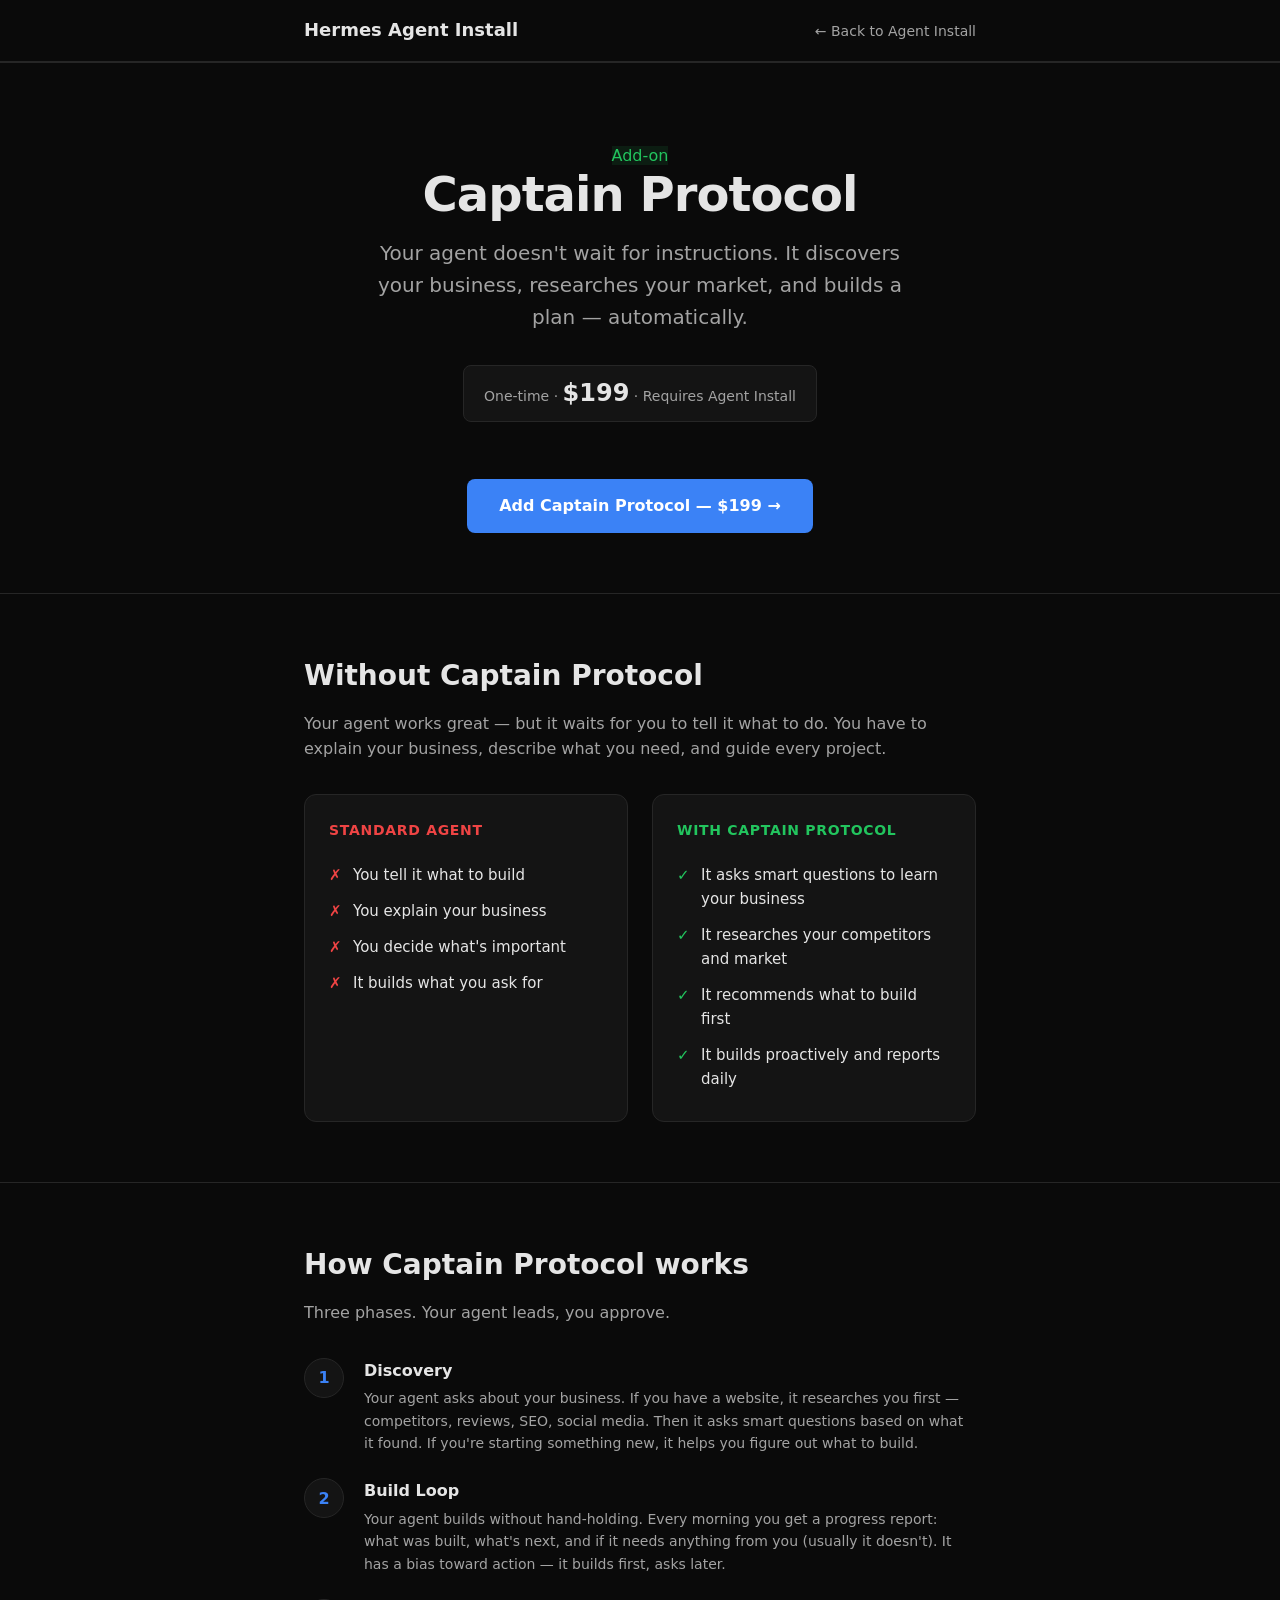
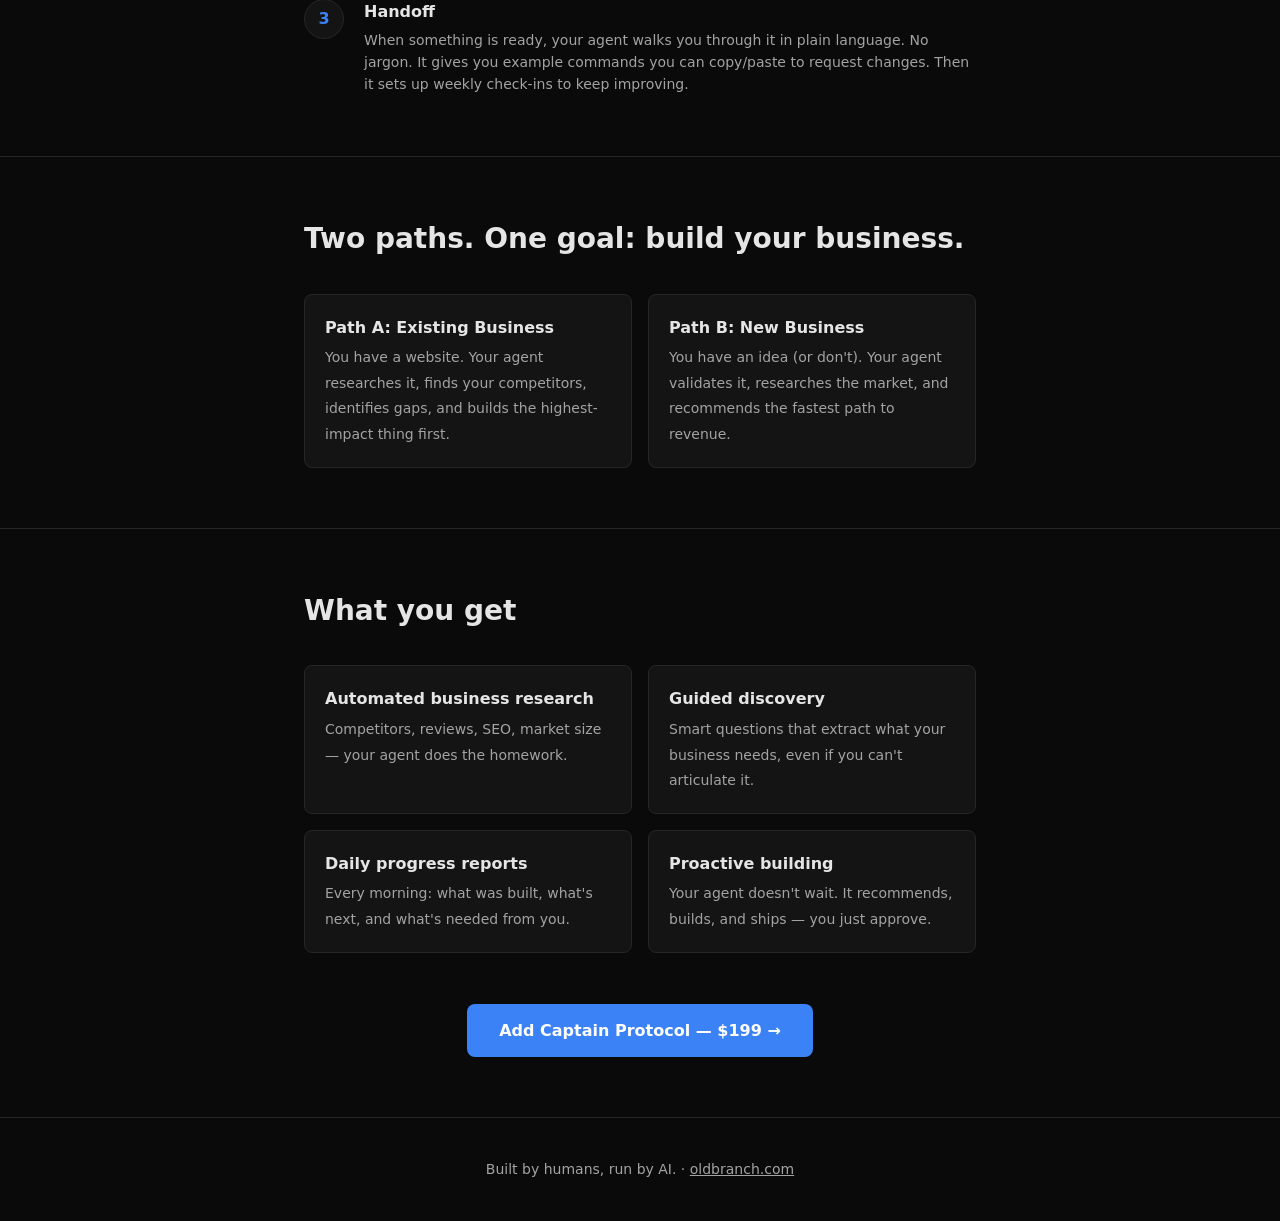
<file: landing/captain.html>
<!DOCTYPE html>
<html lang="en">
<head>
  <meta charset="UTF-8">
  <meta name="viewport" content="width=device-width, initial-scale=1.0">
  <title>Captain Protocol — Your Agent Discovers & Builds Your Business</title>
  <link rel="stylesheet" href="assets/style.css">
</head>
<body>
  <nav>
    <div class="container">
      <a href="/" class="nav-brand">Hermes Agent Install</a>
      <ul class="nav-links">
        <li><a href="/">← Back to Agent Install</a></li>
      </ul>
    </div>
  </nav>

  <section class="hero">
    <div class="container">
      <span class="badge" style="background: rgba(34,197,94,0.1); border-color: rgba(34,197,94,0.2); color: var(--green);">Add-on</span>
      <h1>Captain Protocol</h1>
      <p class="subtitle">Your agent doesn't wait for instructions. It discovers your business, researches your market, and builds a plan — automatically.</p>
      <div class="price-tag">One-time &middot; <strong>$199</strong> &middot; Requires Agent Install</div>
      <br><br>
      <a href="#" class="btn">Add Captain Protocol — $199 →</a>
    </div>
  </section>

  <section>
    <div class="container">
      <h2>Without Captain Protocol</h2>
      <p class="section-sub">Your agent works great — but it waits for you to tell it what to do. You have to explain your business, describe what you need, and guide every project.</p>
      <div class="problem-grid">
        <div class="problem-card before">
          <h3>Standard Agent</h3>
          <ul>
            <li>You tell it what to build</li>
            <li>You explain your business</li>
            <li>You decide what's important</li>
            <li>It builds what you ask for</li>
          </ul>
        </div>
        <div class="problem-card after">
          <h3>With Captain Protocol</h3>
          <ul>
            <li>It asks smart questions to learn your business</li>
            <li>It researches your competitors and market</li>
            <li>It recommends what to build first</li>
            <li>It builds proactively and reports daily</li>
          </ul>
        </div>
      </div>
    </div>
  </section>

  <section>
    <div class="container">
      <h2>How Captain Protocol works</h2>
      <p class="section-sub">Three phases. Your agent leads, you approve.</p>
      <div class="steps">
        <div class="step">
          <div class="step-num">1</div>
          <div class="step-content">
            <h3>Discovery</h3>
            <p>Your agent asks about your business. If you have a website, it researches you first — competitors, reviews, SEO, social media. Then it asks smart questions based on what it found. If you're starting something new, it helps you figure out what to build.</p>
          </div>
        </div>
        <div class="step">
          <div class="step-num">2</div>
          <div class="step-content">
            <h3>Build Loop</h3>
            <p>Your agent builds without hand-holding. Every morning you get a progress report: what was built, what's next, and if it needs anything from you (usually it doesn't). It has a bias toward action — it builds first, asks later.</p>
          </div>
        </div>
        <div class="step">
          <div class="step-num">3</div>
          <div class="step-content">
            <h3>Handoff</h3>
            <p>When something is ready, your agent walks you through it in plain language. No jargon. It gives you example commands you can copy/paste to request changes. Then it sets up weekly check-ins to keep improving.</p>
          </div>
        </div>
      </div>
    </div>
  </section>

  <section>
    <div class="container">
      <h2>Two paths. One goal: build your business.</h2>
      <div class="included-grid">
        <div class="included-item">
          <strong>Path A: Existing Business</strong>
          <span>You have a website. Your agent researches it, finds your competitors, identifies gaps, and builds the highest-impact thing first.</span>
        </div>
        <div class="included-item">
          <strong>Path B: New Business</strong>
          <span>You have an idea (or don't). Your agent validates it, researches the market, and recommends the fastest path to revenue.</span>
        </div>
      </div>
    </div>
  </section>

  <section>
    <div class="container">
      <h2>What you get</h2>
      <div class="included-grid">
        <div class="included-item">
          <strong>Automated business research</strong>
          <span>Competitors, reviews, SEO, market size — your agent does the homework.</span>
        </div>
        <div class="included-item">
          <strong>Guided discovery</strong>
          <span>Smart questions that extract what your business needs, even if you can't articulate it.</span>
        </div>
        <div class="included-item">
          <strong>Daily progress reports</strong>
          <span>Every morning: what was built, what's next, and what's needed from you.</span>
        </div>
        <div class="included-item">
          <strong>Proactive building</strong>
          <span>Your agent doesn't wait. It recommends, builds, and ships — you just approve.</span>
        </div>
      </div>
      <br><br>
      <div style="text-align: center;">
        <a href="#" class="btn">Add Captain Protocol — $199 →</a>
      </div>
    </div>
  </section>

  <footer>
    <div class="container">
      <p>Built by humans, run by AI. &middot; <a href="https://oldbranch.com" style="color: var(--muted);">oldbranch.com</a></p>
    </div>
  </footer>
</body>
</html>
</file>
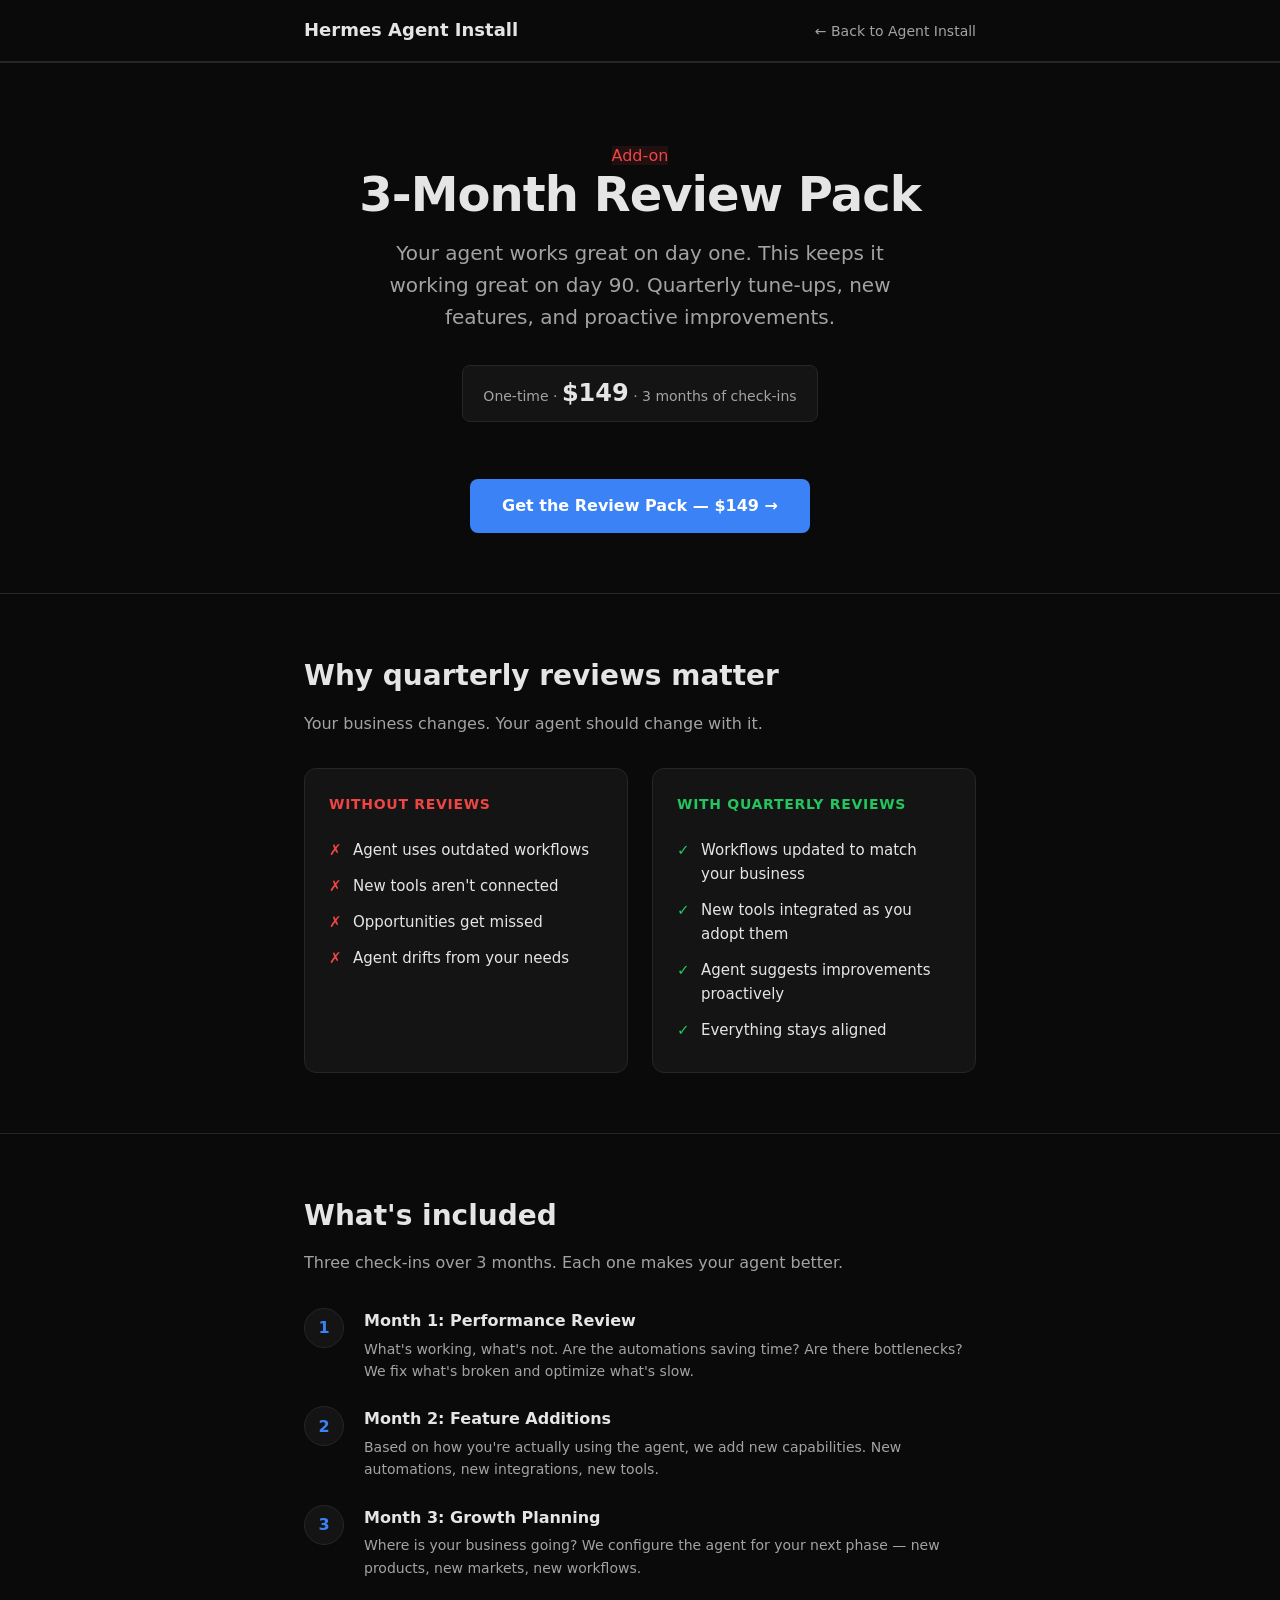
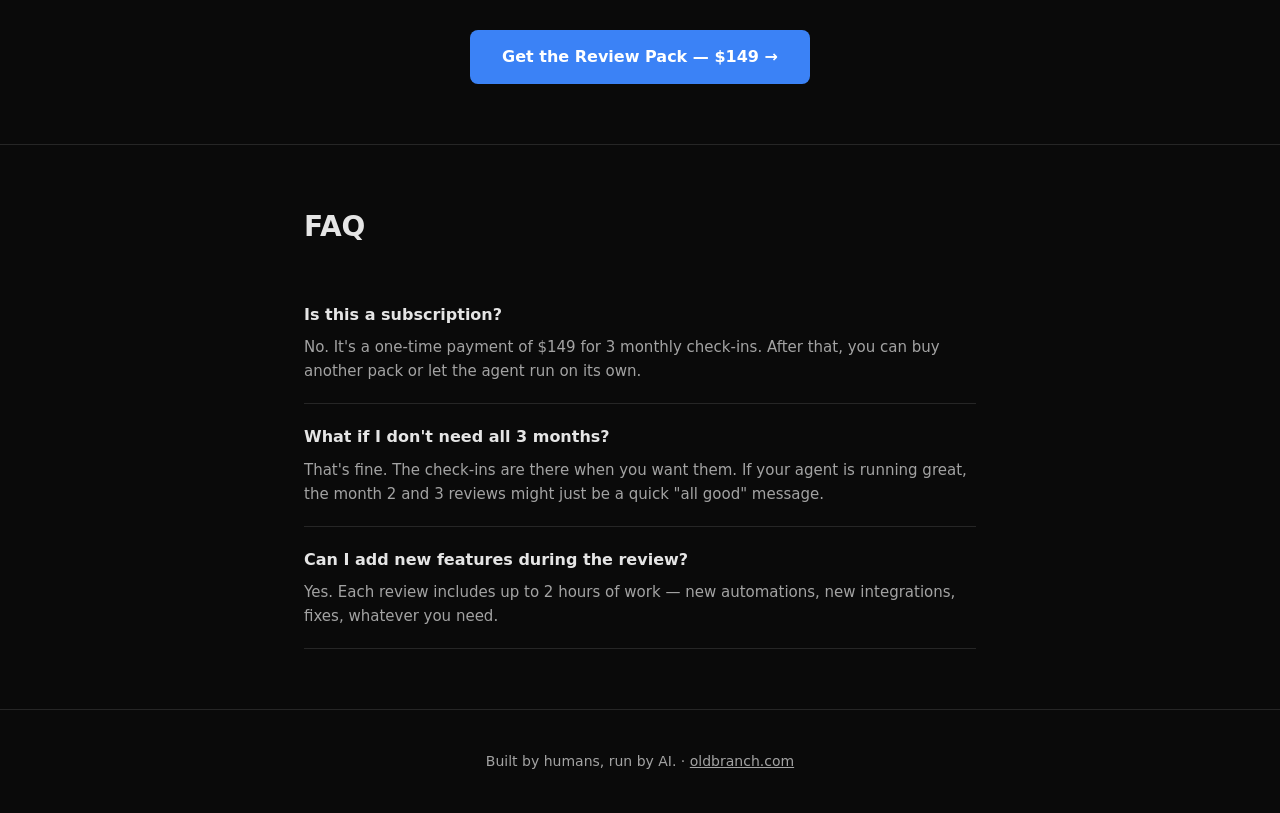
<file: landing/review.html>
<!DOCTYPE html>
<html lang="en">
<head>
  <meta charset="UTF-8">
  <meta name="viewport" content="width=device-width, initial-scale=1.0">
  <title>3-Month Review Pack — Keep Your Agent Sharp</title>
  <link rel="stylesheet" href="assets/style.css">
</head>
<body>
  <nav>
    <div class="container">
      <a href="/" class="nav-brand">Hermes Agent Install</a>
      <ul class="nav-links">
        <li><a href="/">← Back to Agent Install</a></li>
      </ul>
    </div>
  </nav>

  <section class="hero">
    <div class="container">
      <span class="badge" style="background: rgba(239,68,68,0.1); border-color: rgba(239,68,68,0.2); color: var(--red);">Add-on</span>
      <h1>3-Month Review Pack</h1>
      <p class="subtitle">Your agent works great on day one. This keeps it working great on day 90. Quarterly tune-ups, new features, and proactive improvements.</p>
      <div class="price-tag">One-time &middot; <strong>$149</strong> &middot; 3 months of check-ins</div>
      <br><br>
      <a href="#" class="btn">Get the Review Pack — $149 →</a>
    </div>
  </section>

  <section>
    <div class="container">
      <h2>Why quarterly reviews matter</h2>
      <p class="section-sub">Your business changes. Your agent should change with it.</p>
      <div class="problem-grid">
        <div class="problem-card before">
          <h3>Without reviews</h3>
          <ul>
            <li>Agent uses outdated workflows</li>
            <li>New tools aren't connected</li>
            <li>Opportunities get missed</li>
            <li>Agent drifts from your needs</li>
          </ul>
        </div>
        <div class="problem-card after">
          <h3>With quarterly reviews</h3>
          <ul>
            <li>Workflows updated to match your business</li>
            <li>New tools integrated as you adopt them</li>
            <li>Agent suggests improvements proactively</li>
            <li>Everything stays aligned</li>
          </ul>
        </div>
      </div>
    </div>
  </section>

  <section>
    <div class="container">
      <h2>What's included</h2>
      <p class="section-sub">Three check-ins over 3 months. Each one makes your agent better.</p>
      <div class="steps">
        <div class="step">
          <div class="step-num">1</div>
          <div class="step-content">
            <h3>Month 1: Performance Review</h3>
            <p>What's working, what's not. Are the automations saving time? Are there bottlenecks? We fix what's broken and optimize what's slow.</p>
          </div>
        </div>
        <div class="step">
          <div class="step-num">2</div>
          <div class="step-content">
            <h3>Month 2: Feature Additions</h3>
            <p>Based on how you're actually using the agent, we add new capabilities. New automations, new integrations, new tools.</p>
          </div>
        </div>
        <div class="step">
          <div class="step-num">3</div>
          <div class="step-content">
            <h3>Month 3: Growth Planning</h3>
            <p>Where is your business going? We configure the agent for your next phase — new products, new markets, new workflows.</p>
          </div>
        </div>
      </div>
      <br><br>
      <div style="text-align: center;">
        <a href="#" class="btn">Get the Review Pack — $149 →</a>
      </div>
    </div>
  </section>

  <section>
    <div class="container">
      <h2>FAQ</h2>
      <div class="faq-list">
        <div class="faq-item">
          <h3>Is this a subscription?</h3>
          <p>No. It's a one-time payment of $149 for 3 monthly check-ins. After that, you can buy another pack or let the agent run on its own.</p>
        </div>
        <div class="faq-item">
          <h3>What if I don't need all 3 months?</h3>
          <p>That's fine. The check-ins are there when you want them. If your agent is running great, the month 2 and 3 reviews might just be a quick "all good" message.</p>
        </div>
        <div class="faq-item">
          <h3>Can I add new features during the review?</h3>
          <p>Yes. Each review includes up to 2 hours of work — new automations, new integrations, fixes, whatever you need.</p>
        </div>
      </div>
    </div>
  </section>

  <footer>
    <div class="container">
      <p>Built by humans, run by AI. &middot; <a href="https://oldbranch.com" style="color: var(--muted);">oldbranch.com</a></p>
    </div>
  </footer>
</body>
</html>
</file>
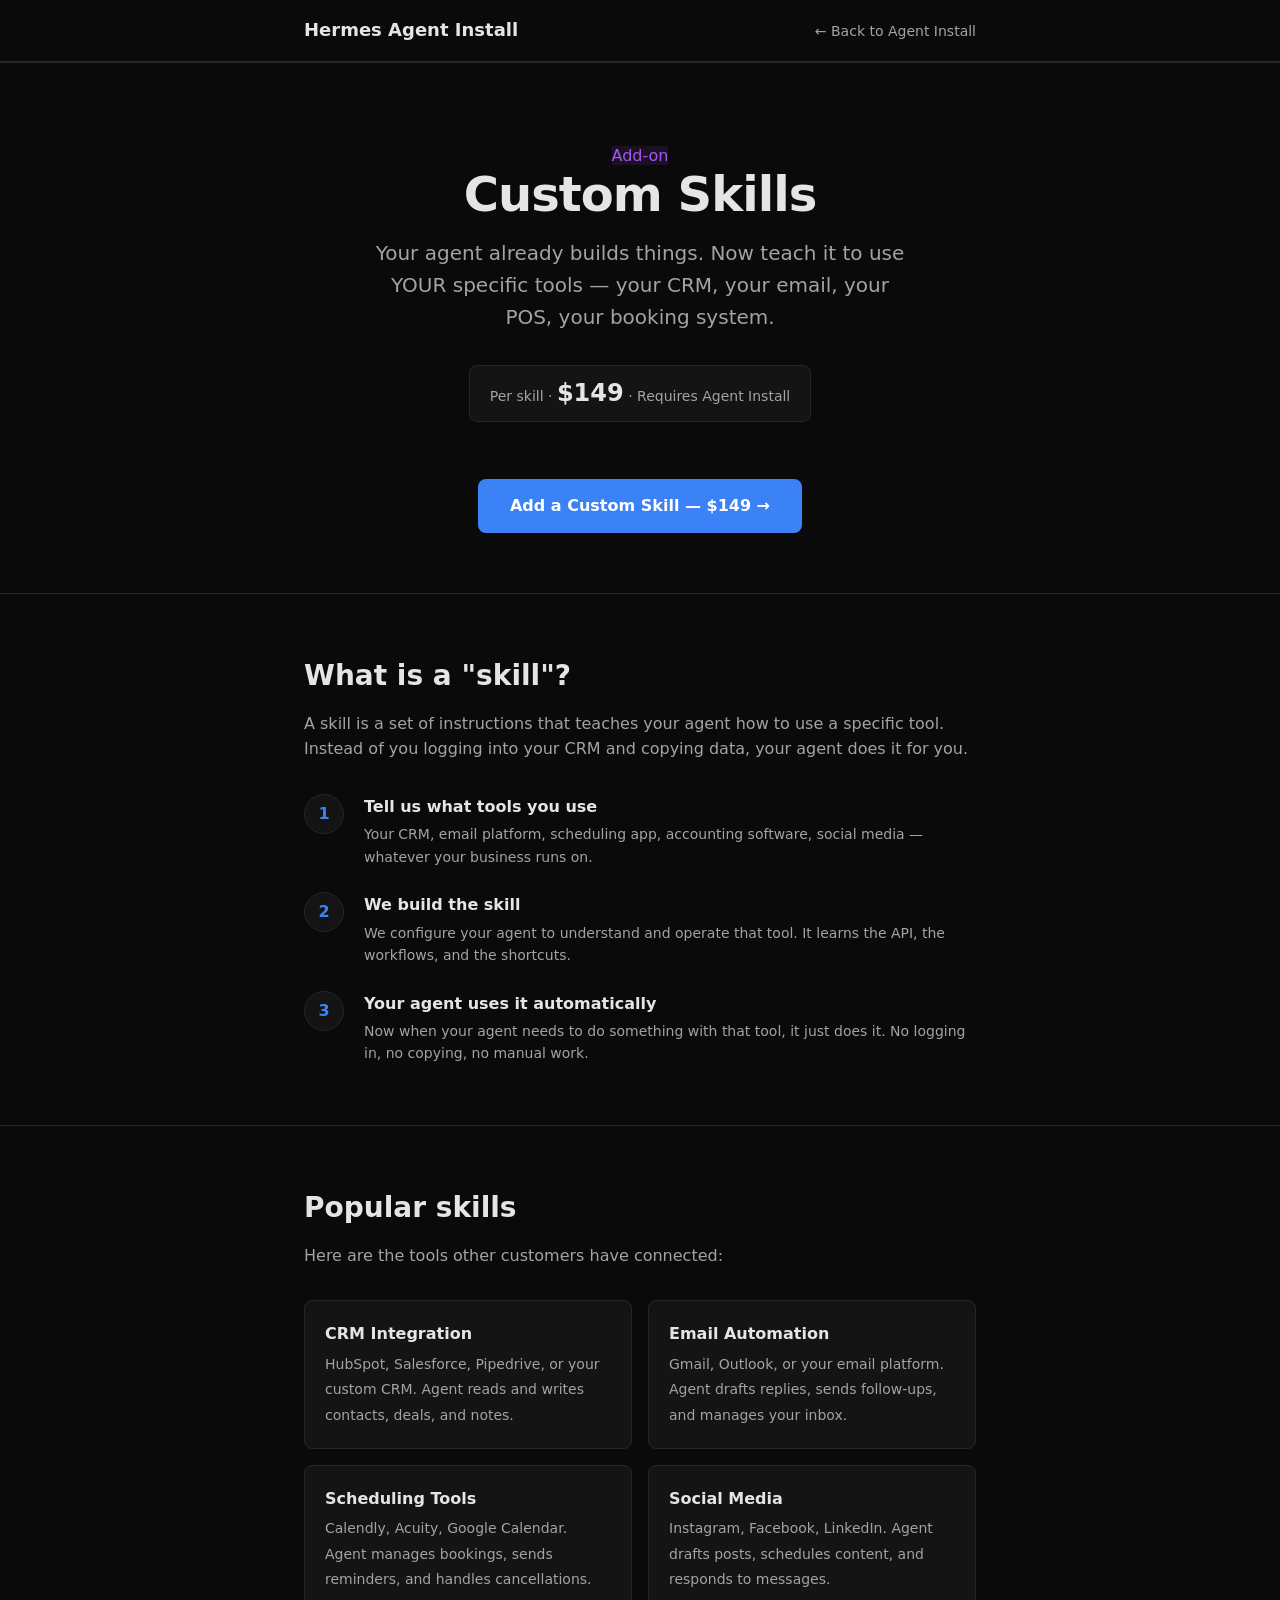
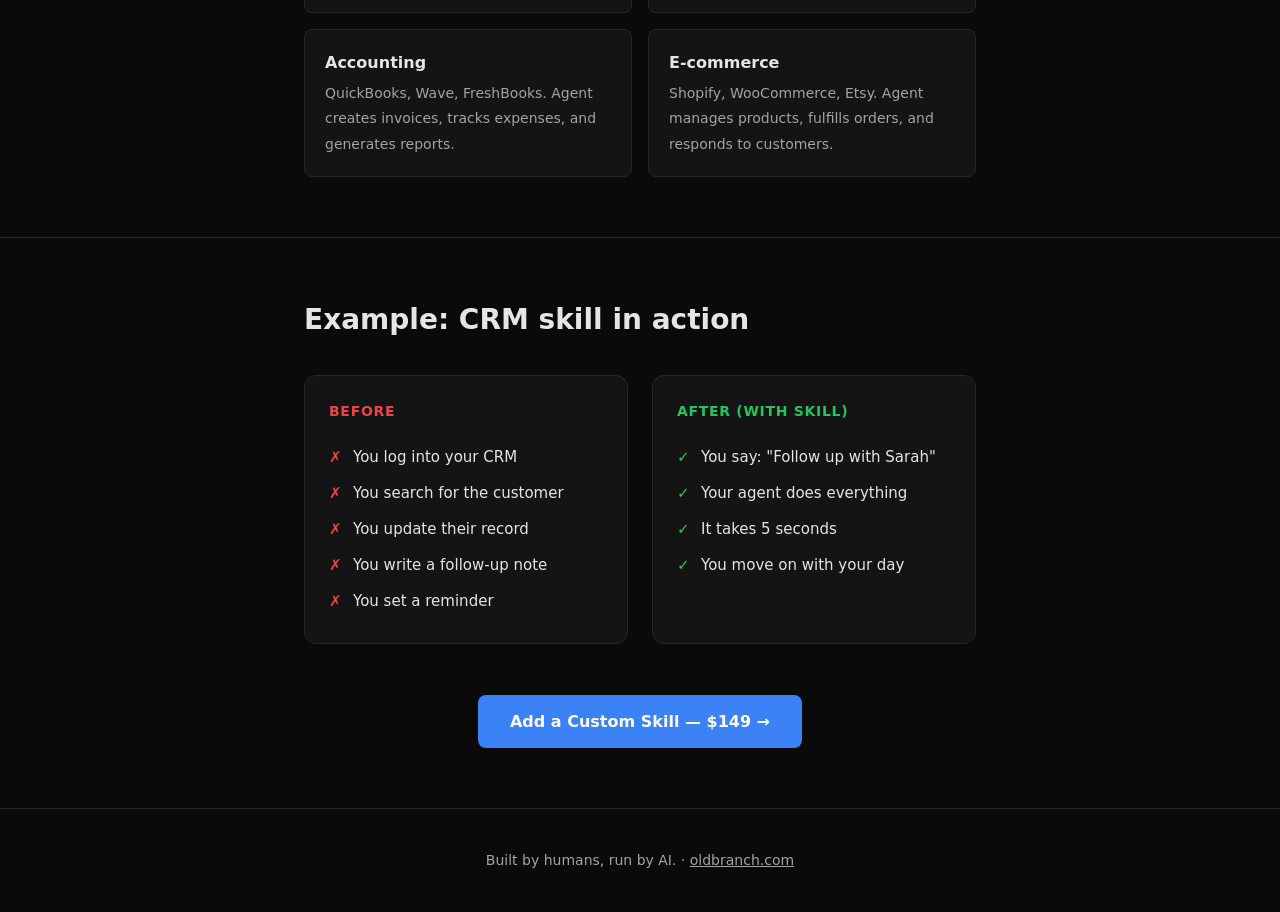
<file: landing/skills.html>
<!DOCTYPE html>
<html lang="en">
<head>
  <meta charset="UTF-8">
  <meta name="viewport" content="width=device-width, initial-scale=1.0">
  <title>Custom Skills — Train Your Agent On Your Tools</title>
  <link rel="stylesheet" href="assets/style.css">
</head>
<body>
  <nav>
    <div class="container">
      <a href="/" class="nav-brand">Hermes Agent Install</a>
      <ul class="nav-links">
        <li><a href="/">← Back to Agent Install</a></li>
      </ul>
    </div>
  </nav>

  <section class="hero">
    <div class="container">
      <span class="badge" style="background: rgba(168,85,247,0.1); border-color: rgba(168,85,247,0.2); color: #a855f7;">Add-on</span>
      <h1>Custom Skills</h1>
      <p class="subtitle">Your agent already builds things. Now teach it to use YOUR specific tools — your CRM, your email, your POS, your booking system.</p>
      <div class="price-tag">Per skill &middot; <strong>$149</strong> &middot; Requires Agent Install</div>
      <br><br>
      <a href="#" class="btn">Add a Custom Skill — $149 →</a>
    </div>
  </section>

  <section>
    <div class="container">
      <h2>What is a "skill"?</h2>
      <p class="section-sub">A skill is a set of instructions that teaches your agent how to use a specific tool. Instead of you logging into your CRM and copying data, your agent does it for you.</p>
      <div class="steps">
        <div class="step">
          <div class="step-num">1</div>
          <div class="step-content">
            <h3>Tell us what tools you use</h3>
            <p>Your CRM, email platform, scheduling app, accounting software, social media — whatever your business runs on.</p>
          </div>
        </div>
        <div class="step">
          <div class="step-num">2</div>
          <div class="step-content">
            <h3>We build the skill</h3>
            <p>We configure your agent to understand and operate that tool. It learns the API, the workflows, and the shortcuts.</p>
          </div>
        </div>
        <div class="step">
          <div class="step-num">3</div>
          <div class="step-content">
            <h3>Your agent uses it automatically</h3>
            <p>Now when your agent needs to do something with that tool, it just does it. No logging in, no copying, no manual work.</p>
          </div>
        </div>
      </div>
    </div>
  </section>

  <section>
    <div class="container">
      <h2>Popular skills</h2>
      <p class="section-sub">Here are the tools other customers have connected:</p>
      <div class="included-grid">
        <div class="included-item">
          <strong>CRM Integration</strong>
          <span>HubSpot, Salesforce, Pipedrive, or your custom CRM. Agent reads and writes contacts, deals, and notes.</span>
        </div>
        <div class="included-item">
          <strong>Email Automation</strong>
          <span>Gmail, Outlook, or your email platform. Agent drafts replies, sends follow-ups, and manages your inbox.</span>
        </div>
        <div class="included-item">
          <strong>Scheduling Tools</strong>
          <span>Calendly, Acuity, Google Calendar. Agent manages bookings, sends reminders, and handles cancellations.</span>
        </div>
        <div class="included-item">
          <strong>Social Media</strong>
          <span>Instagram, Facebook, LinkedIn. Agent drafts posts, schedules content, and responds to messages.</span>
        </div>
        <div class="included-item">
          <strong>Accounting</strong>
          <span>QuickBooks, Wave, FreshBooks. Agent creates invoices, tracks expenses, and generates reports.</span>
        </div>
        <div class="included-item">
          <strong>E-commerce</strong>
          <span>Shopify, WooCommerce, Etsy. Agent manages products, fulfills orders, and responds to customers.</span>
        </div>
      </div>
    </div>
  </section>

  <section>
    <div class="container">
      <h2>Example: CRM skill in action</h2>
      <div class="problem-grid">
        <div class="problem-card before">
          <h3>Before</h3>
          <ul>
            <li>You log into your CRM</li>
            <li>You search for the customer</li>
            <li>You update their record</li>
            <li>You write a follow-up note</li>
            <li>You set a reminder</li>
          </ul>
        </div>
        <div class="problem-card after">
          <h3>After (with skill)</h3>
          <ul>
            <li>You say: "Follow up with Sarah"</li>
            <li>Your agent does everything</li>
            <li>It takes 5 seconds</li>
            <li>You move on with your day</li>
          </ul>
        </div>
      </div>
      <br><br>
      <div style="text-align: center;">
        <a href="#" class="btn">Add a Custom Skill — $149 →</a>
      </div>
    </div>
  </section>

  <footer>
    <div class="container">
      <p>Built by humans, run by AI. &middot; <a href="https://oldbranch.com" style="color: var(--muted);">oldbranch.com</a></p>
    </div>
  </footer>
</body>
</html>
</file>
<file: landing/assets/style.css>
:root {
  --bg: #0a0a0a;
  --surface: #141414;
  --border: #262626;
  --text: #e5e5e5;
  --muted: #a3a3a3;
  --accent: #3b82f6;
  --accent-hover: #2563eb;
  --green: #22c55e;
  --yellow: #eab308;
  --red: #ef4444;
}

* { margin: 0; padding: 0; box-sizing: border-box; }

body {
  font-family: -apple-system, BlinkMacSystemFont, 'Segoe UI', system-ui, sans-serif;
  background: var(--bg);
  color: var(--text);
  line-height: 1.6;
  -webkit-font-smoothing: antialiased;
}

.container {
  max-width: 720px;
  margin: 0 auto;
  padding: 0 24px;
}

/* Nav */
nav {
  border-bottom: 1px solid var(--border);
  padding: 16px 0;
}
nav .container {
  display: flex;
  justify-content: space-between;
  align-items: center;
}
.nav-brand {
  font-weight: 700;
  font-size: 18px;
  color: var(--text);
  text-decoration: none;
}
.nav-links {
  display: flex;
  gap: 24px;
  list-style: none;
}
.nav-links a {
  color: var(--muted);
  text-decoration: none;
  font-size: 14px;
  transition: color 0.2s;
}
.nav-links a:hover { color: var(--text); }

/* Hero */
.hero {
  padding: 80px 0 60px;
  text-align: center;
}
.hero h1 {
  font-size: 48px;
  font-weight: 800;
  line-height: 1.1;
  margin-bottom: 16px;
  letter-spacing: -0.02em;
}
.hero .subtitle {
  font-size: 20px;
  color: var(--muted);
  max-width: 540px;
  margin: 0 auto 32px;
}
.hero .price-tag {
  display: inline-block;
  background: var(--surface);
  border: 1px solid var(--border);
  border-radius: 8px;
  padding: 8px 20px;
  font-size: 14px;
  color: var(--muted);
  margin-bottom: 32px;
}
.hero .price-tag strong {
  color: var(--text);
  font-size: 24px;
}

/* CTA Button */
.btn {
  display: inline-block;
  background: var(--accent);
  color: white;
  padding: 14px 32px;
  border-radius: 8px;
  font-size: 16px;
  font-weight: 600;
  text-decoration: none;
  transition: background 0.2s, transform 0.1s;
  border: none;
  cursor: pointer;
}
.btn:hover {
  background: var(--accent-hover);
  transform: translateY(-1px);
}
.btn-secondary {
  background: var(--surface);
  border: 1px solid var(--border);
  color: var(--text);
}
.btn-secondary:hover {
  background: var(--border);
  transform: translateY(-1px);
}

/* Sections */
section {
  padding: 60px 0;
  border-top: 1px solid var(--border);
}
section h2 {
  font-size: 28px;
  font-weight: 700;
  margin-bottom: 12px;
}
section .section-sub {
  color: var(--muted);
  margin-bottom: 32px;
  font-size: 16px;
}

/* Problem/Solution */
.problem-grid {
  display: grid;
  grid-template-columns: 1fr 1fr;
  gap: 24px;
  margin-top: 32px;
}
.problem-card {
  background: var(--surface);
  border: 1px solid var(--border);
  border-radius: 12px;
  padding: 24px;
}
.problem-card h3 {
  font-size: 14px;
  text-transform: uppercase;
  letter-spacing: 0.05em;
  margin-bottom: 16px;
}
.problem-card.before h3 { color: var(--red); }
.problem-card.after h3 { color: var(--green); }
.problem-card ul {
  list-style: none;
  font-size: 15px;
}
.problem-card ul li {
  padding: 6px 0;
  padding-left: 24px;
  position: relative;
}
.problem-card.before ul li::before { content: "✗"; position: absolute; left: 0; color: var(--red); }
.problem-card.after ul li::before { content: "✓"; position: absolute; left: 0; color: var(--green); }

/* How it works */
.steps {
  display: grid;
  gap: 24px;
  margin-top: 32px;
}
.step {
  display: flex;
  gap: 20px;
  align-items: flex-start;
}
.step-num {
  flex-shrink: 0;
  width: 40px;
  height: 40px;
  background: var(--surface);
  border: 1px solid var(--border);
  border-radius: 50%;
  display: flex;
  align-items: center;
  justify-content: center;
  font-weight: 700;
  font-size: 16px;
  color: var(--accent);
}
.step-content h3 {
  font-size: 16px;
  font-weight: 600;
  margin-bottom: 4px;
}
.step-content p {
  font-size: 14px;
  color: var(--muted);
}

/* What's included */
.included-grid {
  display: grid;
  grid-template-columns: 1fr 1fr;
  gap: 16px;
  margin-top: 32px;
}
.included-item {
  background: var(--surface);
  border: 1px solid var(--border);
  border-radius: 8px;
  padding: 20px;
}
.included-item strong {
  display: block;
  margin-bottom: 4px;
}
.included-item span {
  font-size: 14px;
  color: var(--muted);
}

/* Upsells */
.upsells-grid {
  display: grid;
  gap: 16px;
  margin-top: 32px;
}
.upsell-card {
  background: var(--surface);
  border: 1px solid var(--border);
  border-radius: 12px;
  padding: 24px;
  display: flex;
  justify-content: space-between;
  align-items: center;
  text-decoration: none;
  color: var(--text);
  transition: border-color 0.2s;
}
.upsell-card:hover { border-color: var(--accent); }
.upsell-card .upsell-info h3 {
  font-size: 16px;
  font-weight: 600;
  margin-bottom: 4px;
}
.upsell-card .upsell-info p {
  font-size: 14px;
  color: var(--muted);
}
.upsell-card .upsell-price {
  font-size: 18px;
  font-weight: 700;
  color: var(--accent);
  white-space: nowrap;
}

/* FAQ */
.faq-list {
  margin-top: 32px;
}
.faq-item {
  border-bottom: 1px solid var(--border);
  padding: 20px 0;
}
.faq-item h3 {
  font-size: 16px;
  font-weight: 600;
  margin-bottom: 8px;
}
.faq-item p {
  font-size: 15px;
  color: var(--muted);
}

/* Footer */
footer {
  border-top: 1px solid var(--border);
  padding: 40px 0;
  text-align: center;
  font-size: 14px;
  color: var(--muted);
}

/* Responsive */
@media (max-width: 640px) {
  .hero h1 { font-size: 32px; }
  .hero .subtitle { font-size: 16px; }
  .problem-grid { grid-template-columns: 1fr; }
  .included-grid { grid-template-columns: 1fr; }
  .upsell-card { flex-direction: column; align-items: flex-start; gap: 12px; }
  .nav-links { gap: 16px; }
}
</file>
